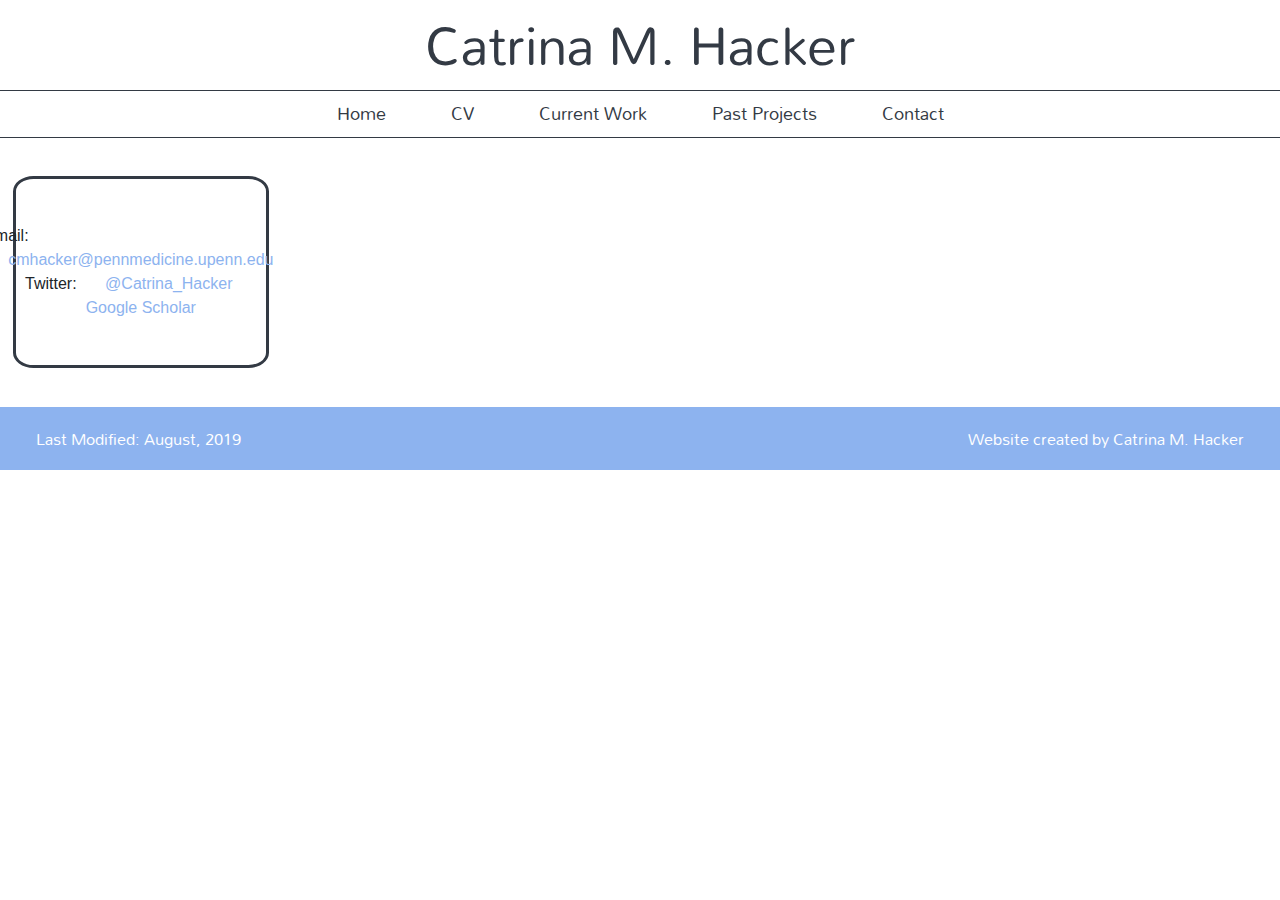
<file: contact.html>
<!DOCTYPE HTML>
<html>
    <head>
        <title>Catrina Hacker</title>
        <link rel="stylesheet" href="./resources/css/contact_style.css" type ="text/css"/>
        <link href='https://fonts.googleapis.com/css?family=Mallanna' rel='stylesheet'>
        <link rel="stylesheet" href="https://stackpath.bootstrapcdn.com/bootstrap/4.3.1/css/bootstrap.min.css" integrity="sha384-ggOyR0iXCbMQv3Xipma34MD+dH/1fQ784/j6cY/iJTQUOhcWr7x9JvoRxT2MZw1T" crossorigin="anonymous">
    </head>
    <body>
        <!-- HEADER/LINKS -->
        <header>
            <span id = "name">Catrina M. Hacker</span>
            <nav>
                <span><a href="index.html">Home</a></span>
                <span><a href="cv.html">CV</a></span>
                <span><a href="currentWork.html">Current Work</a></span>
                <span><a href ="pastProjects.html">Past Projects</a></span>
                <span><a href="contact.html">Contact</a></span>
            </nav>
        </header>

        <!-- CONTACT INFO -->
        <!--<div id = "boxes">
            <div class = "contactInfo">
                    <img src = "./resources/images/emailIcon3.png"/>
                <div class = "text">
                    <p>Email Address</p>
                </div>
            </div>

            <div class = "contactInfo">
                    <img src = "./resources/images/twitterIcon.png">
                <div class = "text">
                    <p><a href  = "https://twitter.com/Catrina_Hacker" target = "_blank">@Catrina_Hacker</a></p>
                </div>
            </div>

            <div class = "contactInfo">
                    <img src = "./resources/images/gradCap.png">
                <div class = "text">
                    <p><a href = "https://scholar.google.com/citations?hl=en&user=1ORHY0QAAAAJ" target  = "_blank">Google Scholar</a></p>
                </div>
            </div>
        </div> -->
        
        <div class = "contactInfo">
            <span>Email: <a href = "mailto: cmhacker@pennmedicine.upenn.edu">cmhacker@pennmedicine.upenn.edu</a></span>
            <span>Twitter: <a href  = "https://twitter.com/Catrina_Hacker" target = "_blank">@Catrina_Hacker</a></span>
            <span><a href = "https://scholar.google.com/citations?hl=en&user=1ORHY0QAAAAJ" target  = "_blank">Google Scholar</a></span>
        </div>

        <!-- FOOTER -->
        <div class = "footer">
            <span id = "lastModified">Last Modified: August, 2019</span>
            <span id = "credit">Website created by Catrina M. Hacker</span>
        </div>

    </body>
</html>
</file>
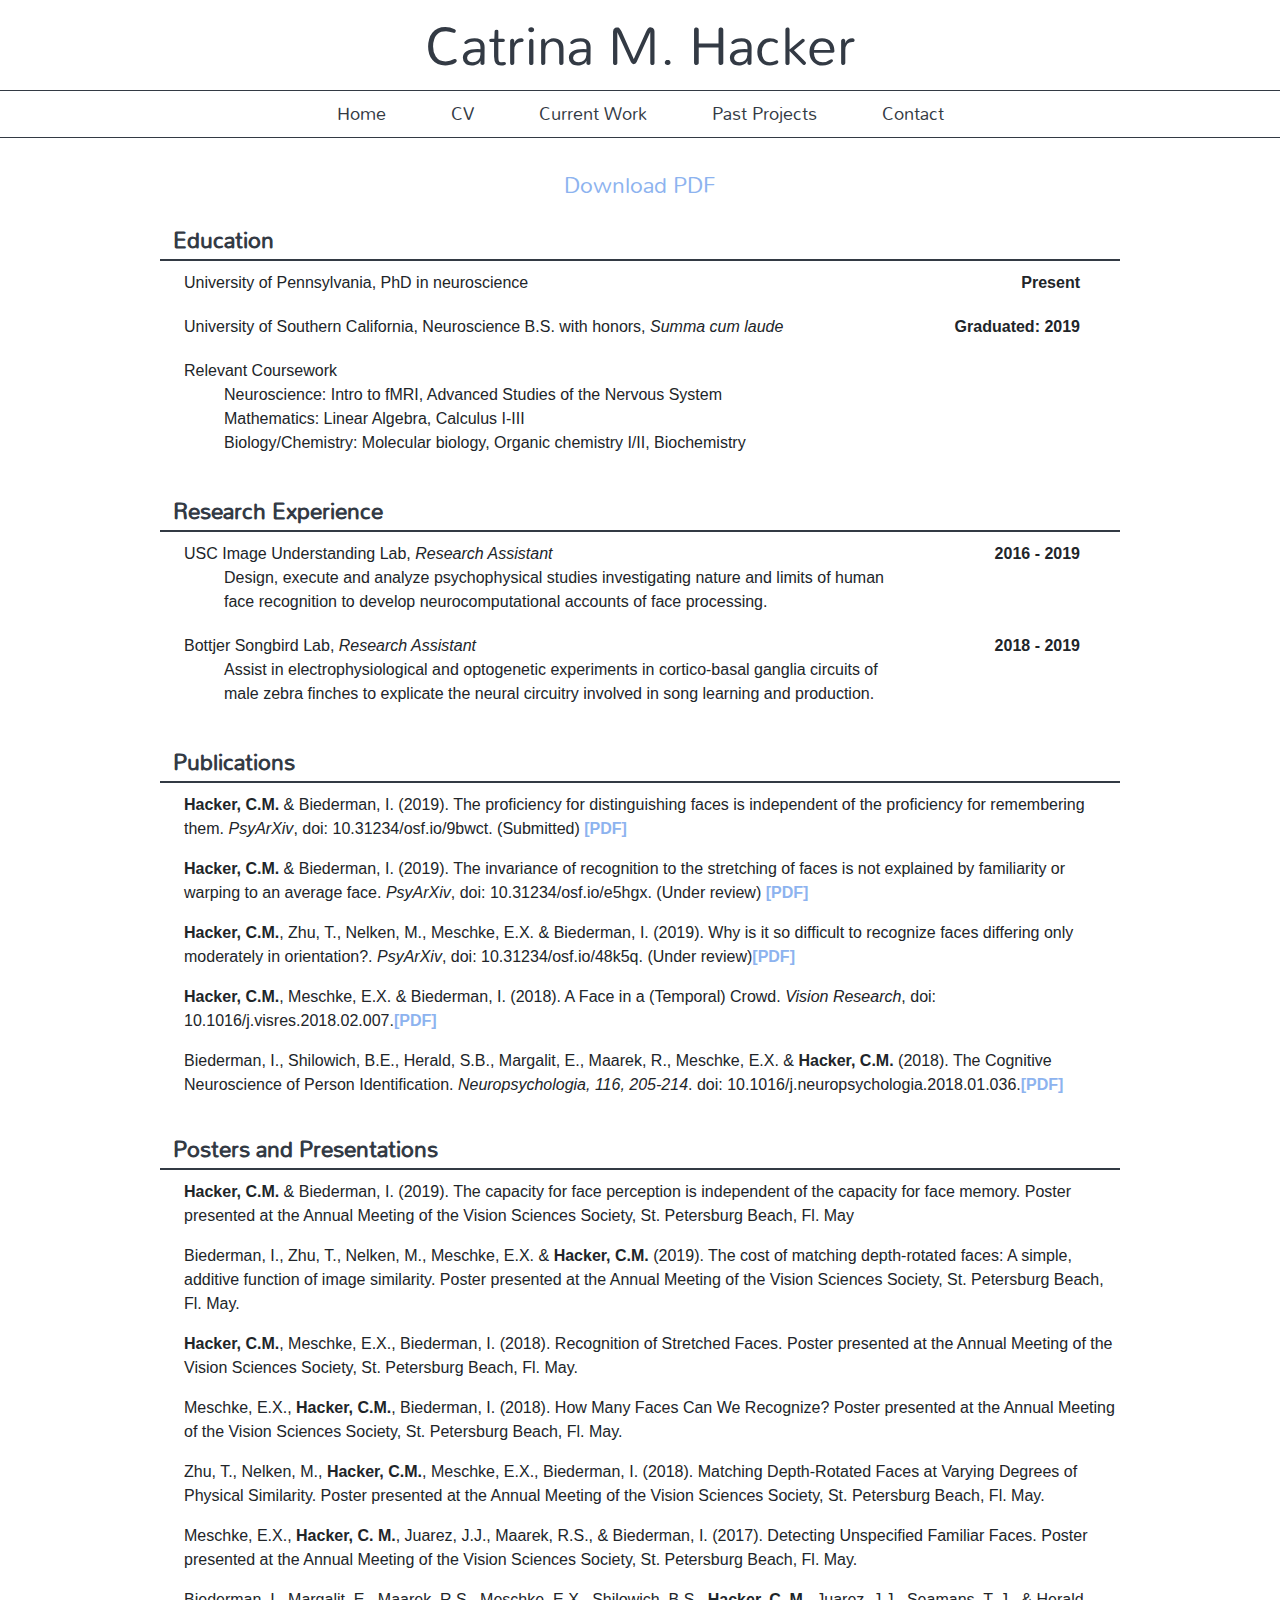
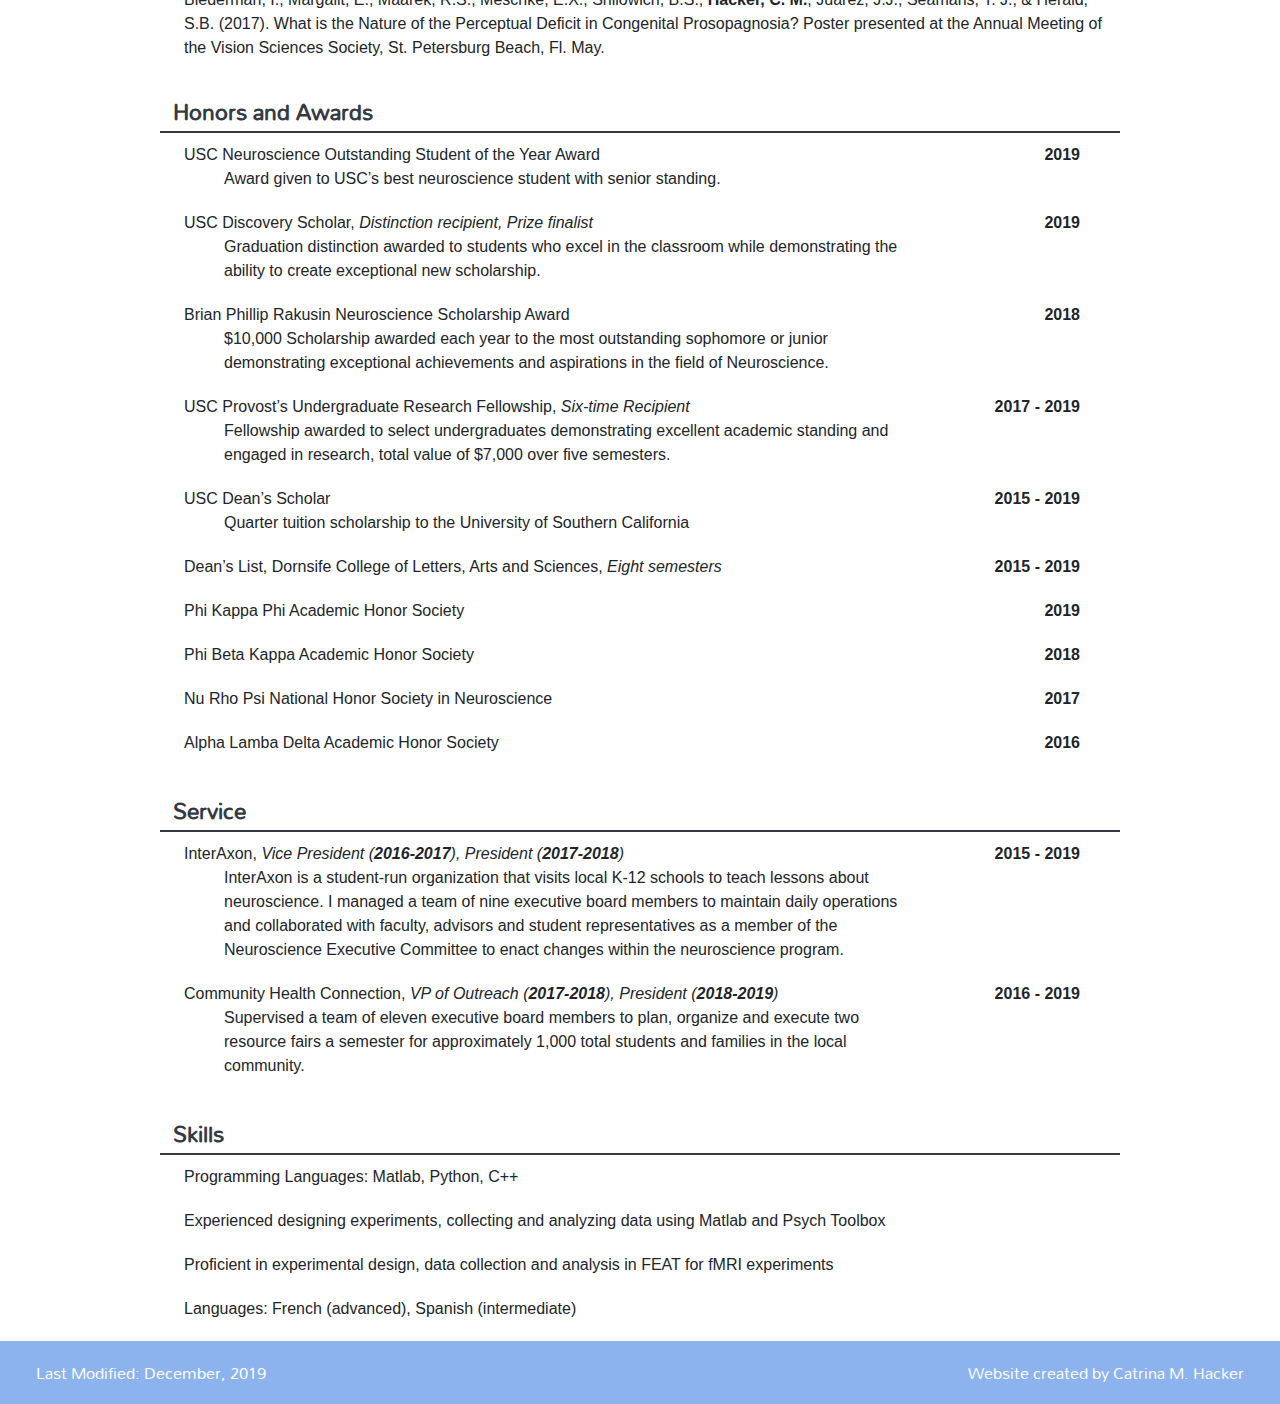
<file: cv.html>
<!DOCTYPE HTML>
<html>
    <head>
        <title>Catrina Hacker</title>
        <link rel="stylesheet" href="./resources/css/cv_style.css" type ="text/css"/>
        <link href='https://fonts.googleapis.com/css?family=Mallanna' rel='stylesheet'>
        <link rel="stylesheet" href="https://stackpath.bootstrapcdn.com/bootstrap/4.3.1/css/bootstrap.min.css" integrity="sha384-ggOyR0iXCbMQv3Xipma34MD+dH/1fQ784/j6cY/iJTQUOhcWr7x9JvoRxT2MZw1T" crossorigin="anonymous">
    </head>
    <body>
            <!-- HEADER/LINKS -->
            <header>
                <span id = "name">Catrina M. Hacker</span>
                <nav>
                    <span><a href="index.html">Home</a></span>
                    <span><a href="cv.html">CV</a></span>
                    <span><a href="currentWork.html">Current Work</a></span>
                    <span><a href ="pastProjects.html">Past Projects</a></span>
                    <span><a href="contact.html">Contact</a></span>
                </nav>
            </header>
    
    
        <!-- DOWNLAOD -->
        <div id = "head">
            <!--<span>Curriculum Vitae<br> --><a href = "./resources/downloadable_files/CV.pdf" target = "_blank">Download PDF</a></span>
        </div>
        <!-- CV TYPED OUT -->
        <!-- div for section and then separate div for each entry and then within that two divs, one for text and other for date-->
        <div id = "cv">

            <!-- EDUCATION -->
            <span id = "title"><b>Education</b></span>
                <div class = "entry">
                    <div class = "text">
                        University of Pennsylvania, PhD in neuroscience
                    </div>
                    <div class = "date">
                        <b>Present</b>
                    </div>
                </div>
                <div class = "entry">
                    <div class = "text">
                        <p>University of Southern California, Neuroscience B.S. with honors, <i>Summa cum laude</i></p>
                    </div>
                    <div class = "date">
                        <b>Graduated: 2019</b>
                    </div>
                </div>
                <div class = "entry">
                    <div class = "text">
                        <p>Relevant Coursework</p>
                        <p id = "tab">Neuroscience: Intro to fMRI, Advanced Studies of the Nervous System<br>Mathematics: Linear Algebra, Calculus I-III<br>Biology/Chemistry: Molecular biology, Organic chemistry I/II, Biochemistry</p>
                    </div>
                </div>

            <!-- RESEARCH EXPERIENCE -->
            <span id = "title"><b>Research Experience</b></span>
                <div class = "entry">
                    <div class = "text">
                        <p>USC Image Understanding Lab, <i>Research Assistant</i></p>
                        <p id = "tab">Design, execute and analyze psychophysical studies investigating nature and limits of human face recognition to develop neurocomputational accounts of face processing.</p>
                    </div>
                    <div class = "date">
                        <b>2016 - 2019</b>
                    </div>
                </div>
                <div class = "entry">
                    <div class = "text">
                        <p>Bottjer Songbird Lab, <i>Research Assistant</i></p>
                        <p id = "tab">Assist in electrophysiological and optogenetic experiments in cortico-basal ganglia circuits of male zebra finches to explicate the neural circuitry involved in song learning and production.</p>
                    </div>
                    <div class = "date">
                        <b>2018 - 2019</b>
                    </div>
                </div>
            
            <!-- PUBLICATONS -->
            <span id = "title"><b>Publications</b></span>
                <div id = "details">
                    <p><b>Hacker, C.M.</b> & Biederman, I. (2019). The proficiency for distinguishing faces is independent of the proficiency for remembering them. <i>PsyArXiv</i>, doi: 10.31234/osf.io/9bwct. (Submitted) <a href="./resources/downloadable_files/FaceMemoryPreprint.pdf" target = "_blank"><b>[PDF]</b></a></p>
                    <p><b>Hacker, C.M.</b> & Biederman, I. (2019). The invariance of recognition to the stretching of faces is not explained by familiarity or warping to an average face. <i>PsyArXiv</i>, doi: 10.31234/osf.io/e5hgx. (Under review) <a href = "./resources/downloadable_files/Hacker_Honors_Thesis.pdf" target = "_blank"><b>[PDF]</b></a></p>
                    <p><b>Hacker, C.M.</b>, Zhu, T., Nelken, M., Meschke, E.X. & Biederman, I. (2019). Why is it so difficult to recognize faces differing only moderately in orientation?. <i>PsyArXiv</i>, doi: 10.31234/osf.io/48k5q. (Under review)<a href = "./resources/downloadable_files/OFPT_Preprint_8.15.19.pdf" target = "_blank"><b>[PDF]</b></a></p>
                    <p><b>Hacker, C.M.</b>, Meschke, E.X. & Biederman, I. (2018). A Face in a (Temporal) Crowd. <i>Vision Research</i>, doi: 10.1016/j.visres.2018.02.007.<a href = "./resources/downloadable_files/Hacker et al. - 2019 - A face in a (temporal) crowd.pdf" target = "_blank"><b>[PDF]</b></a></p>
                    <p>Biederman, I., Shilowich, B.E., Herald, S.B., Margalit, E., Maarek, R., Meschke, E.X. & <b>Hacker, C.M.</b> (2018). The Cognitive Neuroscience of Person Identification. <i>Neuropsychologia, 116, 205-214</i>. doi: 10.1016/j.neuropsychologia.2018.01.036.<a href = "./resources/downloadable_files/Biederman_et_al_2018_Person_Identification.pdf" target = "_blank"><b>[PDF]</b></a></p>
                </div>
            
            <!-- POSTERS AND PRESENTATIONS-->
            <span id = "title"><b>Posters and Presentations</b></span>
            <div id = "details">
                <p><b>Hacker, C.M.</b> & Biederman, I. (2019). The capacity for face perception is independent of the capacity for face memory. Poster presented at the Annual Meeting of the Vision Sciences Society, St. Petersburg Beach, Fl. May</p>
                <p>Biederman, I., Zhu, T., Nelken, M., Meschke, E.X. & <b>Hacker, C.M.</b> (2019). The cost of matching depth-rotated faces: A simple, additive function of image similarity. Poster presented at the Annual Meeting of the Vision Sciences Society, St. Petersburg Beach, Fl. May.</p>
                <p><b>Hacker, C.M.</b>, Meschke, E.X., Biederman, I. (2018). Recognition of Stretched Faces. Poster presented at the Annual Meeting of the Vision Sciences Society, St. Petersburg Beach, Fl. May.</p>
                <p>Meschke, E.X., <b>Hacker, C.M.</b>, Biederman, I. (2018). How Many Faces Can We Recognize? Poster presented at the Annual Meeting of the Vision Sciences Society, St. Petersburg Beach, Fl. May.</p>
                <p>Zhu, T., Nelken, M., <b>Hacker, C.M.</b>, Meschke, E.X., Biederman, I. (2018). Matching Depth-Rotated Faces at Varying Degrees of Physical Similarity. Poster presented at the Annual Meeting of the Vision Sciences Society, St. Petersburg Beach, Fl. May.</p>
                <p>Meschke, E.X., <b>Hacker, C. M.</b>, Juarez, J.J., Maarek, R.S., & Biederman, I. (2017). Detecting Unspecified Familiar Faces. Poster presented at the Annual Meeting of the Vision Sciences Society, St. Petersburg Beach, Fl. May.</p>
                <p>Biederman, I., Margalit, E., Maarek, R.S., Meschke, E.X., Shilowich, B.S., <b>Hacker, C. M.</b>, Juarez, J.J., Seamans, T. J., & Herald, S.B. (2017). What is the Nature of the Perceptual Deficit in Congenital Prosopagnosia? Poster presented at the Annual Meeting of the Vision Sciences Society, St. Petersburg Beach, Fl. May.</p>
            </div>

            <!-- HONORS AND AWARDS -->
            <span id = "title"><b>Honors and Awards</b></span>
            <div class = "entry">
                    <div class = "text">
                        <p>USC Neuroscience Outstanding Student of the Year Award</p>
                        <p id = "tab">Award given to USC&#8217s best neuroscience student with senior standing.</p>
                    </div>
                    <div class = "date">
                        <b>2019</b>
                    </div>
                </div>
            <div class = "entry">
                <div class = "text">
                    <p>USC Discovery Scholar, <i>Distinction recipient, Prize finalist</i></p>
                    <p id = "tab">Graduation distinction awarded to students who excel in the classroom while demonstrating the ability to create exceptional new scholarship.</p>
                </div>
                <div class = "date">
                    <b>2019</b>
                </div>
            </div>
            <div class = "entry">
                <div class = "text">
                    <p>Brian Phillip Rakusin Neuroscience Scholarship Award</p>
                    <p id = "tab">$10,000 Scholarship awarded each year to the most outstanding sophomore or junior demonstrating exceptional achievements and aspirations in the field of Neuroscience.</p>
                </div>
                <div class = "date">
                    <b>2018</b>
                </div>
            </div>
            <div class = "entry">
                <div class = "text">
                    <p>USC Provost&#8217s Undergraduate Research Fellowship, <i>Six-time Recipient</i></p>
                    <p id = "tab">Fellowship awarded to select undergraduates demonstrating excellent academic standing and engaged in research, total value of $7,000 over five semesters.</p>
                </div>
                <div class = "date">
                    <b>2017 - 2019</b>
                </div>
            </div>
            <div class = "entry">
                <div class = "text">
                    <p>USC Dean&#8217s Scholar</p>
                    <p id = "tab">Quarter tuition scholarship to the University of Southern California</p>
                </div>
                <div class = "date">
                    <b>2015 - 2019</b>
                </div>
            </div>
            <div class = "entry">
                <div class = "text">
                    <p>Dean&#8217s List, Dornsife College of Letters, Arts and Sciences, <i>Eight semesters</i></p>
                </div>
                <div class = "date">
                    <b>2015 - 2019</b>
                </div>
                </div>
            <div class = "entry">
                <div class = "text">
                    <p>Phi Kappa Phi Academic Honor Society</p>
                </div>
                <div class = "date">
                    <b>2019</b>
                </div>
            </div>
            <div class = "entry">
                <div class = "text">
                    <p>Phi Beta Kappa Academic Honor Society</p>
                </div>
                <div class = "date">
                    <b>2018</b>
                </div>
            </div>
            <div class = "entry">
                <div class = "text">
                    <p>Nu Rho Psi National Honor Society in Neuroscience</p>
                </div>
                <div class = "date">
                    <b>2017</b>
                </div>
            </div>
            <div class = "entry">
                <div class = "text">
                    <p>Alpha Lamba Delta Academic Honor Society</p>
                </div>
                <div class = "date">
                    <b>2016</b>
                </div>
            </div>

            <!-- SERVICE -->
            <span id = "title"><b>Service</b></span>
            <div class = "entry">
                <div class = "text">
                    <p>InterAxon, <i>Vice President (<b>2016-2017</b>), President (<b>2017-2018</b>)</i></p>
                    <p id = "tab">InterAxon is a student-run organization that visits local K-12 schools to teach lessons about neuroscience. I managed a team of nine executive board members to maintain daily operations and collaborated with faculty, advisors and student representatives as a member of the Neuroscience Executive Committee to enact changes within the neuroscience program.</p>
                </div>
                <div class = "date">
                    <b>2015 - 2019</b>
                </div>
            </div>
            <div class = "entry">
                <div class = "text">
                    <p>Community Health Connection, <i>VP of Outreach (<b>2017-2018</b>), President (<b>2018-2019</b>)</i></p>
                    <p id = "tab">Supervised a team of eleven executive board members to plan, organize and execute two resource fairs a semester for approximately 1,000 total students and families in the local community.</p>
                </div>
                <div class = "date">
                    <b>2016 - 2019</b>
                </div>
            </div>
                    
            <!-- SKILLS -->
            <span id = "title"><b>Skills</b></span>
            <div class = "entry">
                <p>Programming Languages: Matlab, Python, C++</p>
            </div>
            <div class = "entry">
                <p>Experienced designing experiments, collecting and analyzing data using Matlab and Psych Toolbox</p>
            </div>
            <div class = "entry">
                <p>Proficient in experimental design, data collection and analysis in FEAT for fMRI experiments</p>
            </div>
            <div class = "entry">
                <p>Languages: French (advanced), Spanish (intermediate)</p>
            </div>
        </div>

        <!-- FOOTER -->
        <div class = "footer">
            <span id = "lastModified">Last Modified: December, 2019</span>
            <span id = "credit">Website created by Catrina M. Hacker</span>
        </div>
    
    </body>
</html>
</file>
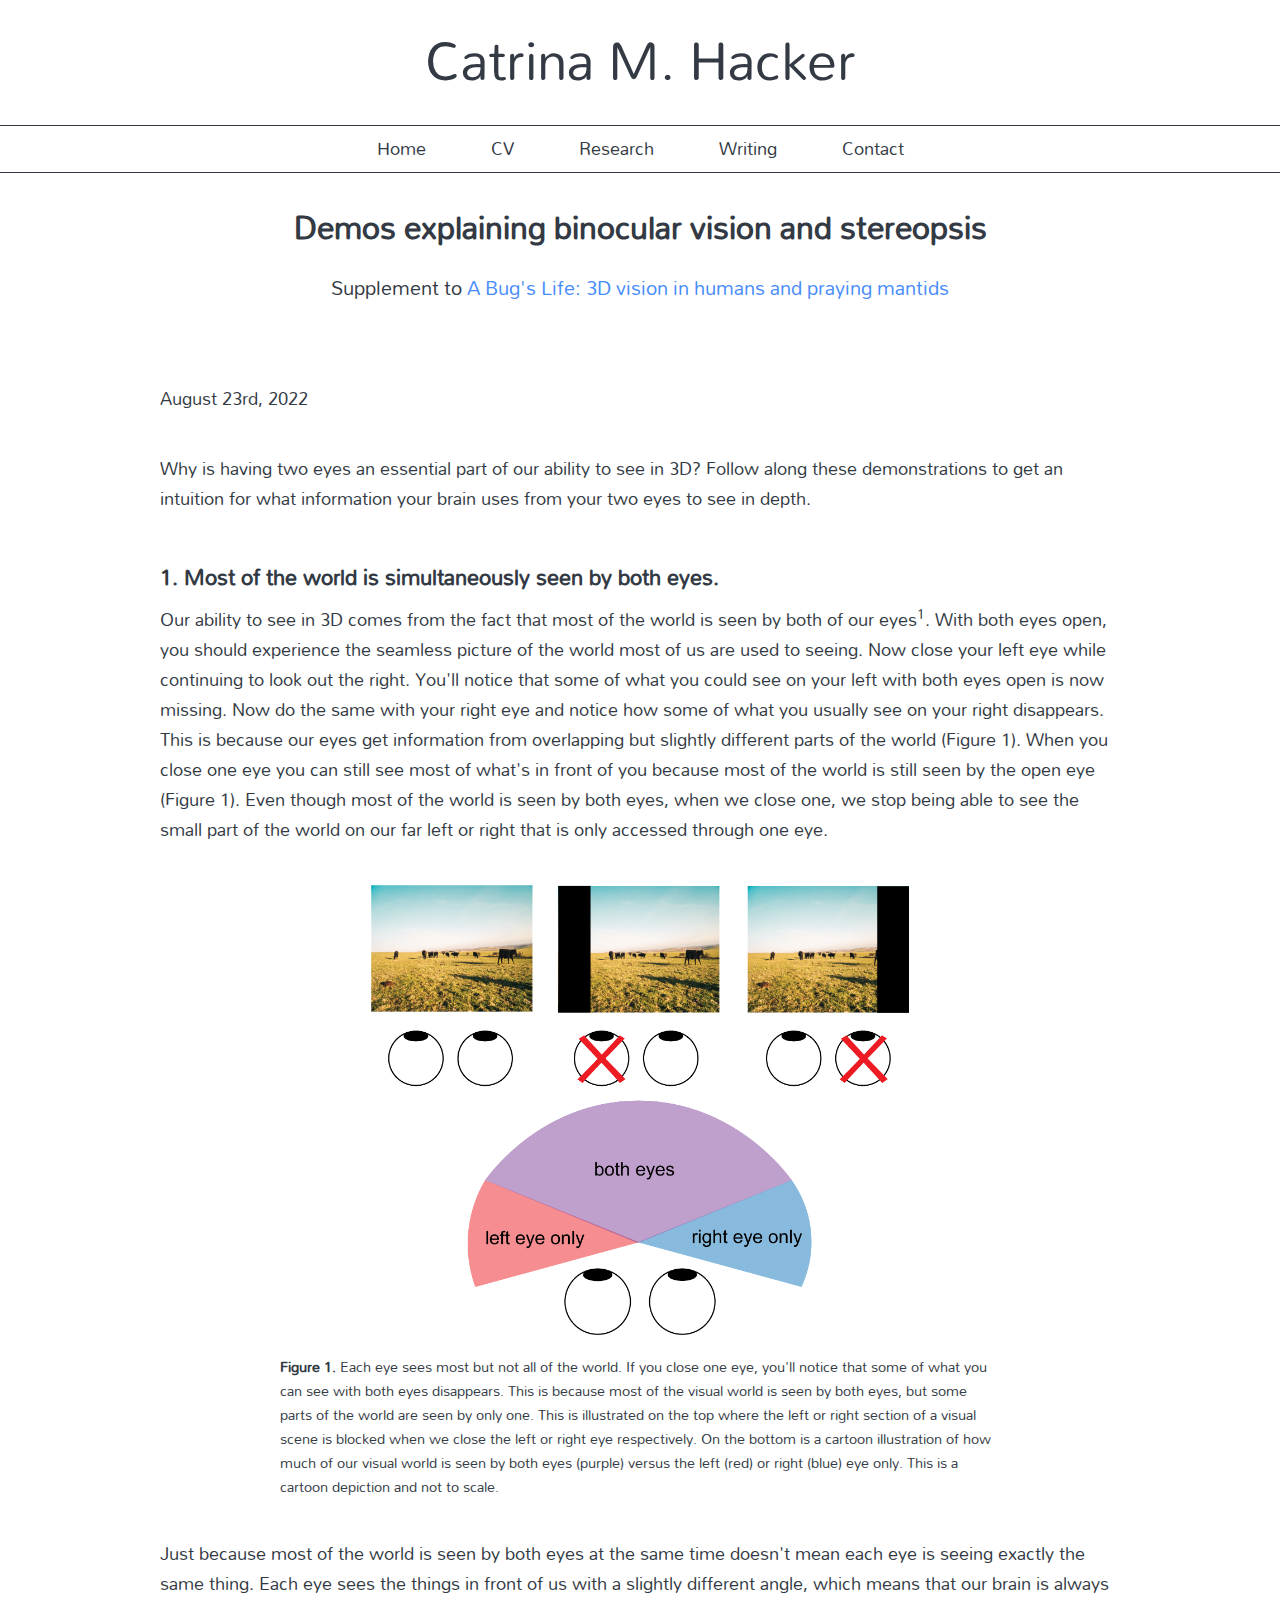
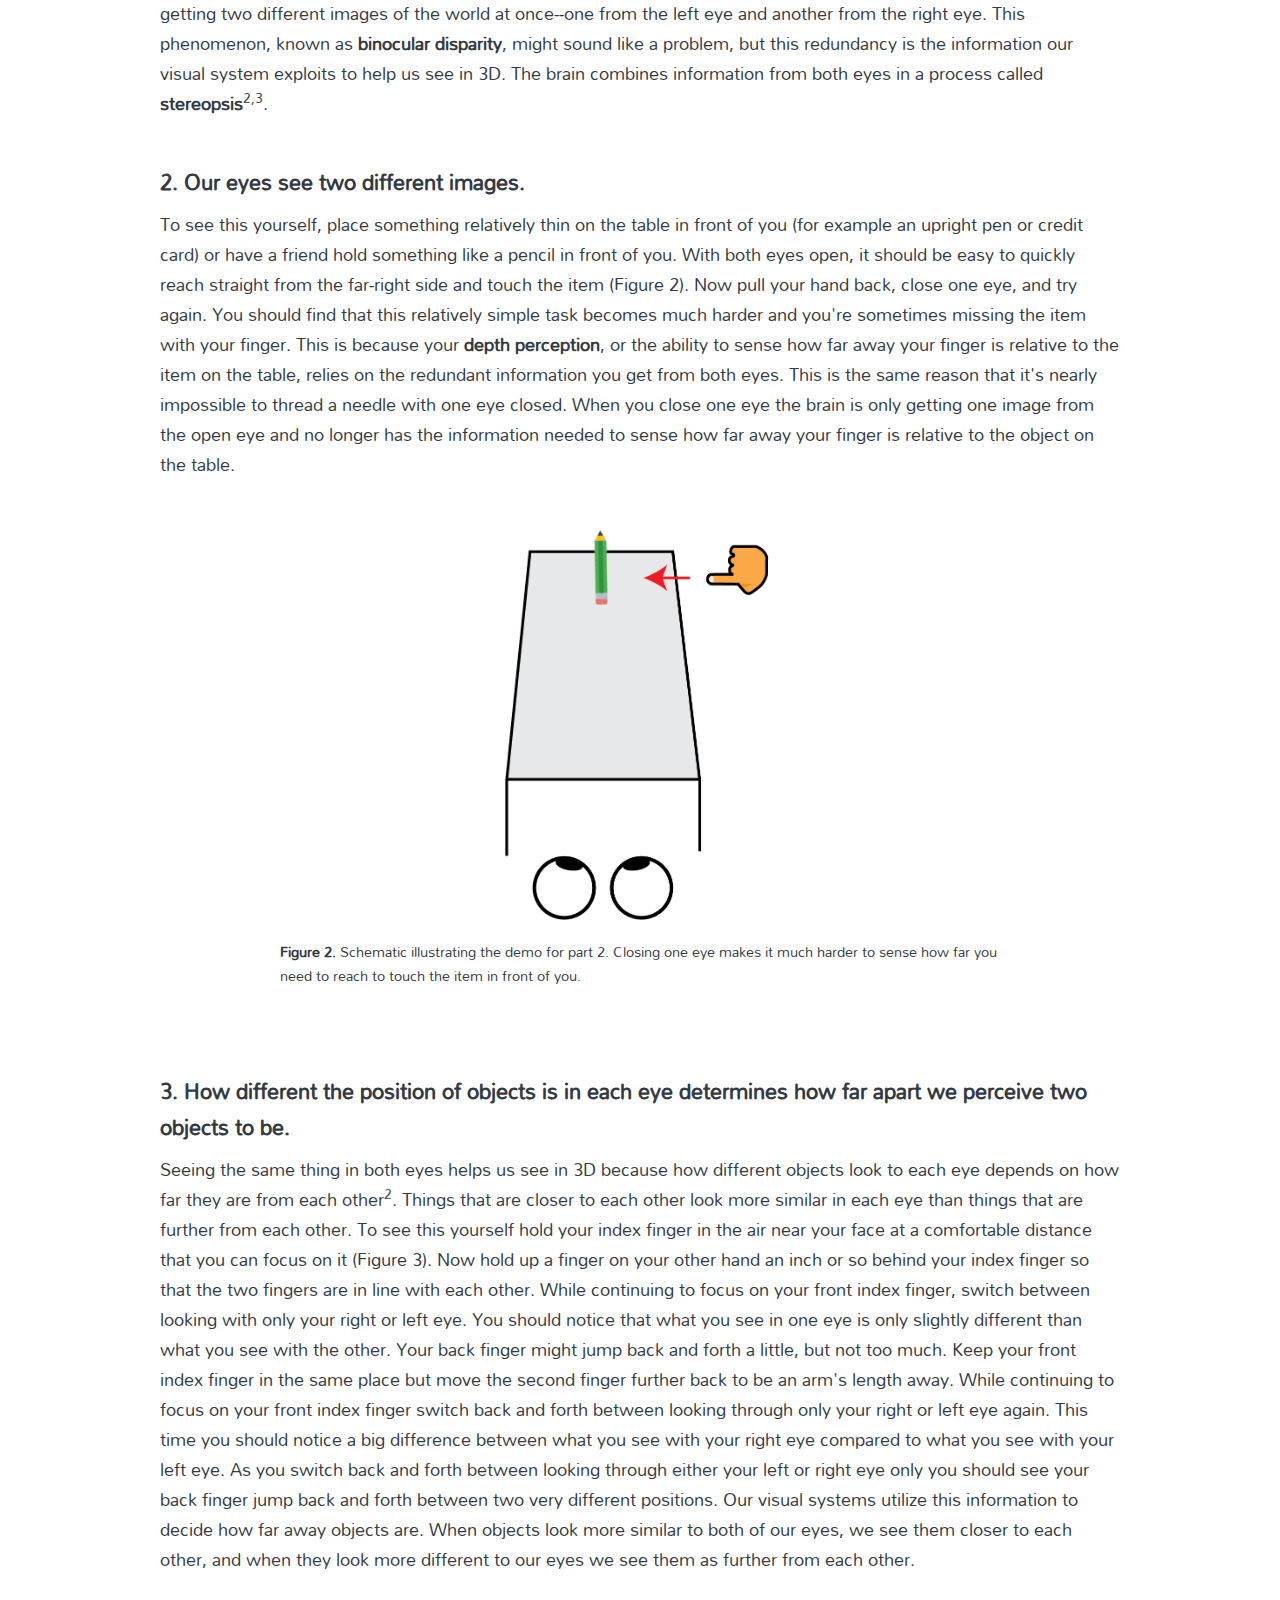
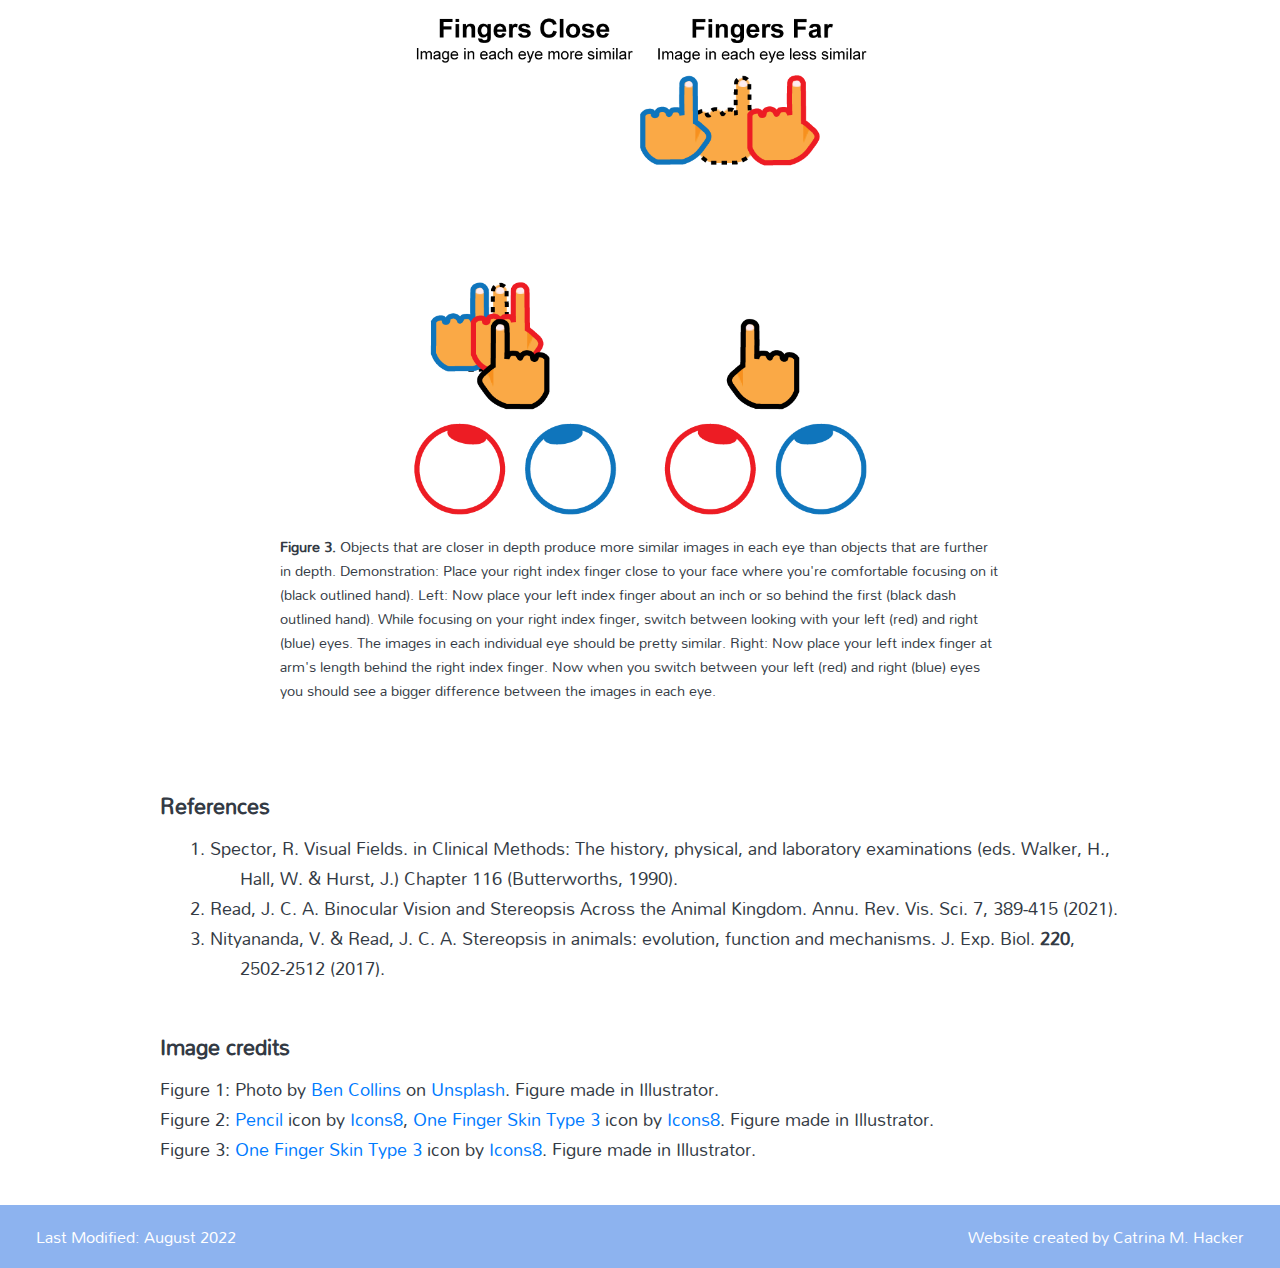
<file: mantis_supplement.html>
<!DOCTYPE HTML>
<html>
    <head>
        <title>Catrina Hacker</title>
        <link rel="stylesheet" href="./resources/css/post_style.css" type ="text/css"/>
        <link href='https://fonts.googleapis.com/css?family=Mallanna' rel='stylesheet'>
        <link rel="stylesheet" href="https://stackpath.bootstrapcdn.com/bootstrap/4.3.1/css/bootstrap.min.css" integrity="sha384-ggOyR0iXCbMQv3Xipma34MD+dH/1fQ784/j6cY/iJTQUOhcWr7x9JvoRxT2MZw1T" crossorigin="anonymous">
    </head>
    <body>
            <!-- HEADER/LINKS -->
            <header>
                <span id = "name">Catrina M. Hacker</span>
                <nav>
                    <span><a href="index.html">Home</a></span>
                    <span><a href="cv.html">CV</a></span>
                    <span><a href="research.html">Research</a></span>
                    <span><a href="writing.html">Writing</a></span>
                    <span><a href="contact.html">Contact</a></span>
                </nav>
            </header>
    
    
        <!-- DOWNLOAD -->
        <div id = "title">
            <span><b>Demos explaining binocular vision and stereopsis</b></span>
        </div>

        <div id = "blurb">
            <span>Supplement to <a href = "PNK LINK" target = "_blank">A  Bug's Life: 3D vision in humans and praying mantids</a></span>
        </div>

        
        <!-- CV TYPED OUT -->
        <!-- div for section and then separate div for each entry and then within that two divs, one for text and other for date-->
        <div id = "post">
            <span id= "date">August 23rd, 2022</span>

            <span id="body">Why is having two eyes an essential part of our ability to see in 3D? Follow along these demonstrations to get an intuition for what information your brain uses from your two eyes to see in depth. </span>

            <span id= "sectionTitle">1. Most of the world is simultaneously seen by both eyes.</span>

            <span id="body">Our ability to see in 3D comes from the fact that most of the world is seen by both of our eyes<sup>1</sup>. With both eyes open, you should experience the seamless picture of the world most of us are used to seeing. Now close your left eye while continuing to look out the right. You'll notice that some of what you could see on your left with both eyes open is now missing. Now do the same with your right eye and notice how some of what you usually see on your right disappears. This is because our eyes get information from overlapping but slightly different parts of the world (Figure 1). When you close one eye you can still see most of what's in front of you because most of the world is still seen by the open eye (Figure 1). Even though most of the world is seen by both eyes, when we close one, we stop being able to see the small part of the world on our far left or right that is only accessed through one eye. </span>

            <span id="figure">
                <div id="image"><img src="resources/images/mantis_Fig1.png" height=450px></div>
                <div id="caption"><b>Figure 1.</b> Each eye sees most but not all of the world. If you close one eye, you'll notice that some of what you can see with both eyes disappears. This is because most of the visual world is seen by both eyes, but some parts of the world are seen by only one. This is illustrated on the top where the left or right section of a visual scene is blocked when we close the left or right eye respectively. On the bottom is a cartoon illustration of how much of our visual world is seen by both eyes (purple) versus the left (red) or right (blue) eye only. This is a cartoon depiction and not to scale.</div>
            </span>

            <span id = "body">Just because most of the world is seen by both eyes at the same time doesn't mean each eye is seeing exactly the same thing. Each eye sees the things in front of us with a slightly different angle, which means that our brain is always getting two different images of the world at once--one from the left eye and another from the right eye. This phenomenon, known as <b>binocular disparity</b>, might sound like a problem, but this redundancy is the information our visual system exploits to help us see in 3D. The brain combines information from both eyes in a process called <b>stereopsis</b><sup>2,3</sup>. </span>

            <span id = "sectionTitle">2. Our eyes see two different images.</span>

            <span id="body">To see this yourself, place something relatively thin on the table in front of you (for example an upright pen or credit card) or have a friend hold something like a pencil in front of you. With both eyes open, it should be easy to quickly reach straight from the far-right side and touch the item (Figure 2). Now pull your hand back, close one eye, and try again. You should find that this relatively simple task becomes much harder and you're sometimes missing the item with your finger. This is because your <b>depth perception</b>, or the ability to sense how far away your finger is relative to the item on the table, relies on the redundant information you get from both eyes. This is the same reason that it's nearly impossible to thread a needle with one eye closed. When you close one eye the brain is only getting one image from the open eye and no longer has the information needed to sense how far away your finger is relative to the object on the table. </span>

            <span id = "figure">
                <div id = "image"><img src = "resources/images/mantis_Fig2.png" height=400px></div>
                <div id = "caption"><b>Figure 2.</b> Schematic illustrating the demo for part 2. Closing one eye makes it much harder to sense how far you need to reach to touch the item in front of you. </div>
            </span>

            <span id="sectionTitle">3. How different the position of objects is in each eye determines how far apart we perceive two objects to be.</span>

            <span id="body">Seeing the same thing in both eyes helps us see in 3D because how different objects look to each eye depends on how far they are from each other<sup>2</sup>. Things that are closer to each other look more similar in each eye than things that are further from each other. To see this yourself hold your index finger in the air near your face at a comfortable distance that you can focus on it (Figure 3). Now hold up a finger on your other hand an inch or so behind your index finger so that the two fingers are in line with each other. While continuing to focus on your front index finger, switch between looking with only your right or left eye. You should notice that what you see in one eye is only slightly different than what you see with the other. Your back finger might jump back and forth a little, but not too much. Keep your front index finger in the same place but move the second finger further back to be an arm's length away. While continuing to focus on your front index finger switch back and forth between looking through only your right or left eye again. This time you should notice a big difference between what you see with your right eye compared to what you see with your left eye. As you switch back and forth between looking through either your left or right eye only you should see your back finger jump back and forth between two very different positions. Our visual systems utilize this information to decide how far away objects are. When objects look more similar to both of our eyes, we see them closer to each other, and when they look more different to our eyes we see them as further from each other. </span>

            <span id = "figure">
                <div id = "image"><img src="resources/images/mantis_Fig3.png" height=500px></div>
                <div id = "caption"><b>Figure 3.</b> Objects that are closer in depth produce more similar images in each eye than objects that are further in depth. Demonstration: Place your right index finger close to your face where you're comfortable focusing on it (black outlined hand). Left: Now place your left index finger about an inch or so behind the first (black dash outlined hand). While focusing on your right index finger, switch between looking with your left (red) and right (blue) eyes. The images in each individual eye should be pretty similar. Right: Now place your left index finger at arm's length behind the right index finger. Now when you switch between your left (red) and right (blue) eyes you should see a bigger difference between the images in each eye.</div>
            </span>

            <span id="sectionTitle">References</span>

            <span id="refs">1.	Spector, R. Visual Fields. in Clinical Methods: The history, physical, and laboratory examinations (eds. Walker, H., Hall, W. & Hurst, J.) Chapter 116 (Butterworths, 1990).</span>

            <span id="refs">2.	Read, J. C. A. Binocular Vision and Stereopsis Across the Animal Kingdom. Annu. Rev. Vis. Sci. 7, 389-415 (2021).</span>

            <span id="refs">3.	Nityananda, V. & Read, J. C. A. Stereopsis in animals: evolution, function and mechanisms. J. Exp. Biol. <b>220</b>, 2502-2512 (2017).</span>

            <span id = "sectionTitle">Image credits</span>

            <span id = "body">Figure 1: Photo by <a href="https://unsplash.com/@bencollins?utm_source=unsplash&utm_medium=referral&utm_content=creditCopyText">Ben Collins</a> on <a href="https://unsplash.com/s/photos/bright-pasture?utm_source=unsplash&utm_medium=referral&utm_content=creditCopyText">Unsplash</a>. Figure made in Illustrator.</span>

            <span id = "body">Figure 2: <a target="_blank" href="https://icons8.com/icon/18709/pencil">Pencil</a> icon by <a target="_blank" href="https://icons8.com">Icons8</a>,  <a target="_blank" href="https://icons8.com/icon/W2EU0bSBDtcP/one-finger-skin-type-3">One Finger Skin Type 3</a> icon by <a target="_blank" href="https://icons8.com">Icons8</a>. Figure made in Illustrator.</span>

            <span id= "body">Figure 3: <a target="_blank" href="https://icons8.com/icon/W2EU0bSBDtcP/one-finger-skin-type-3">One Finger Skin Type 3</a> icon by <a target="_blank" href="https://icons8.com">Icons8</a>. Figure made in Illustrator.</span>
            
        </div>

        <!-- FOOTER -->
        <div class = "footer">
            <span id = "lastModified">Last Modified: August 2022</span>
            <span id = "credit">Website created by Catrina M. Hacker</span>
        </div>
    
    </body>
</html>
</file>
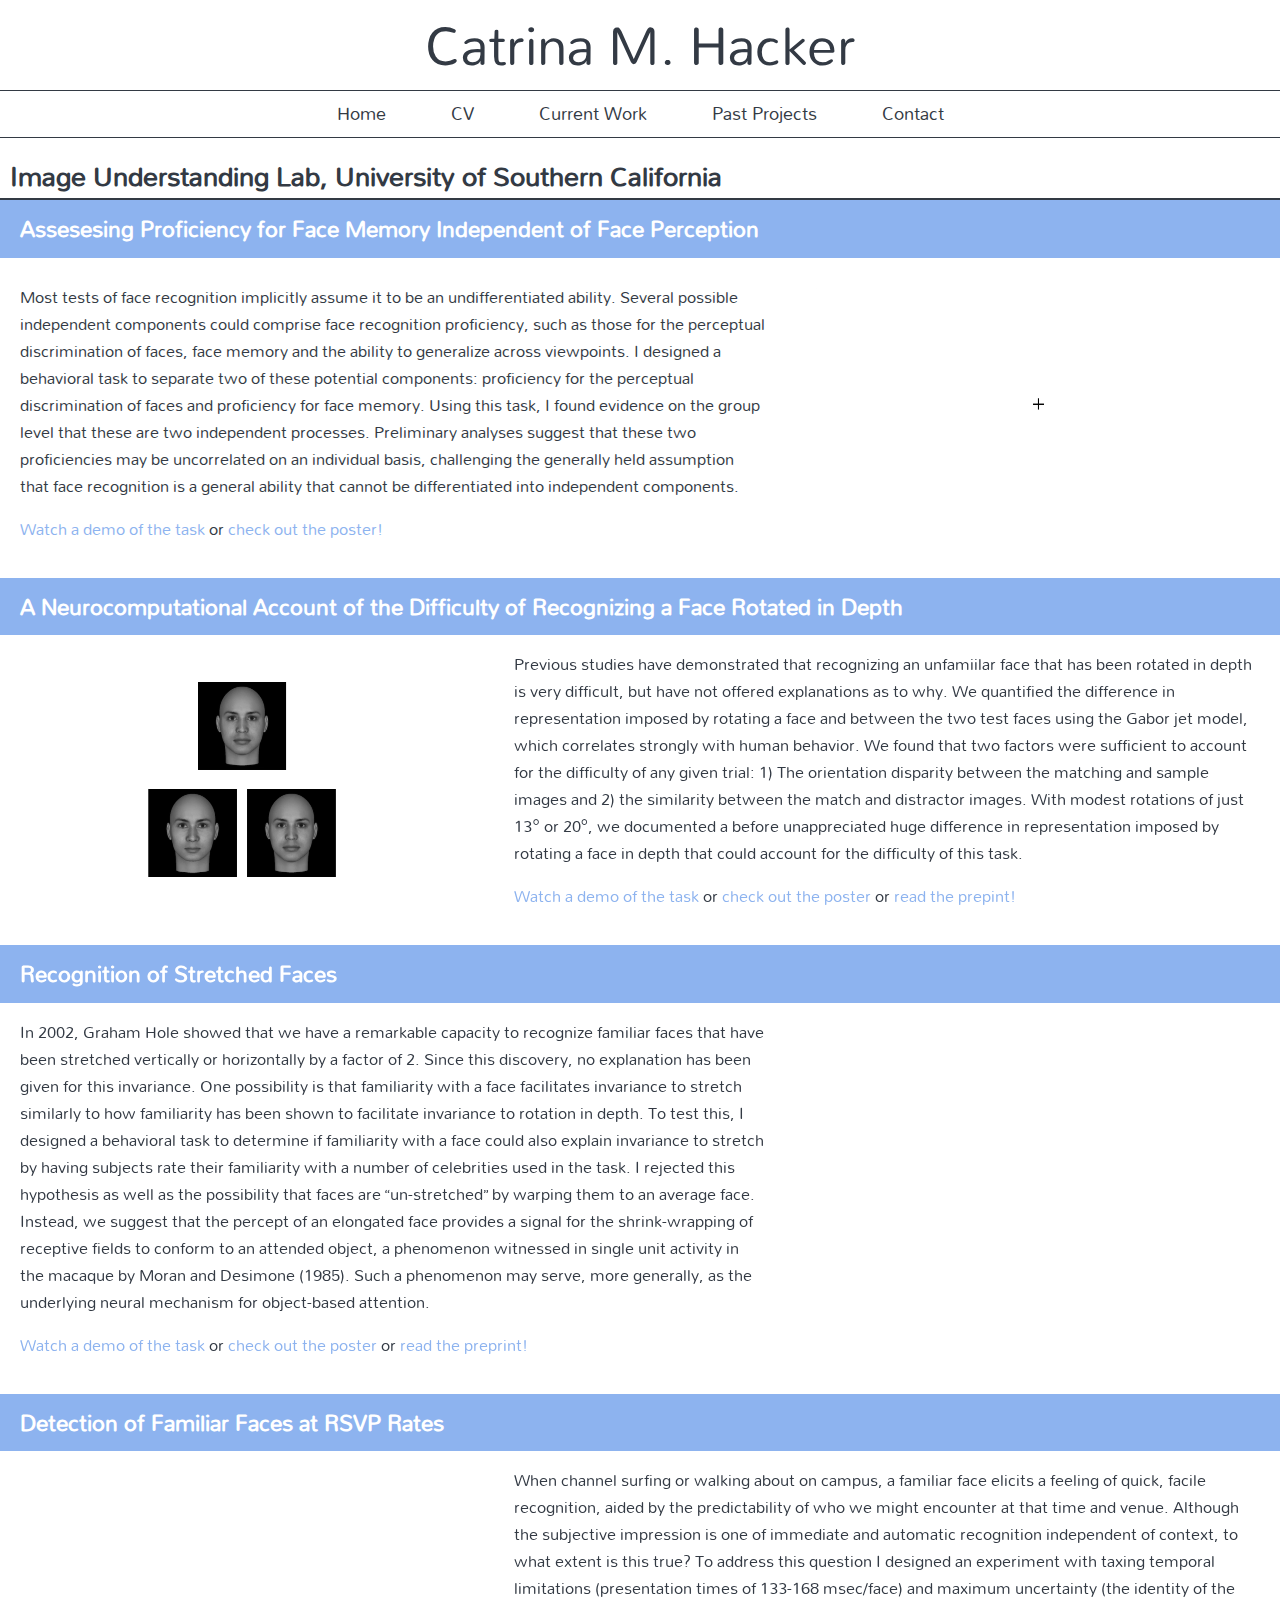
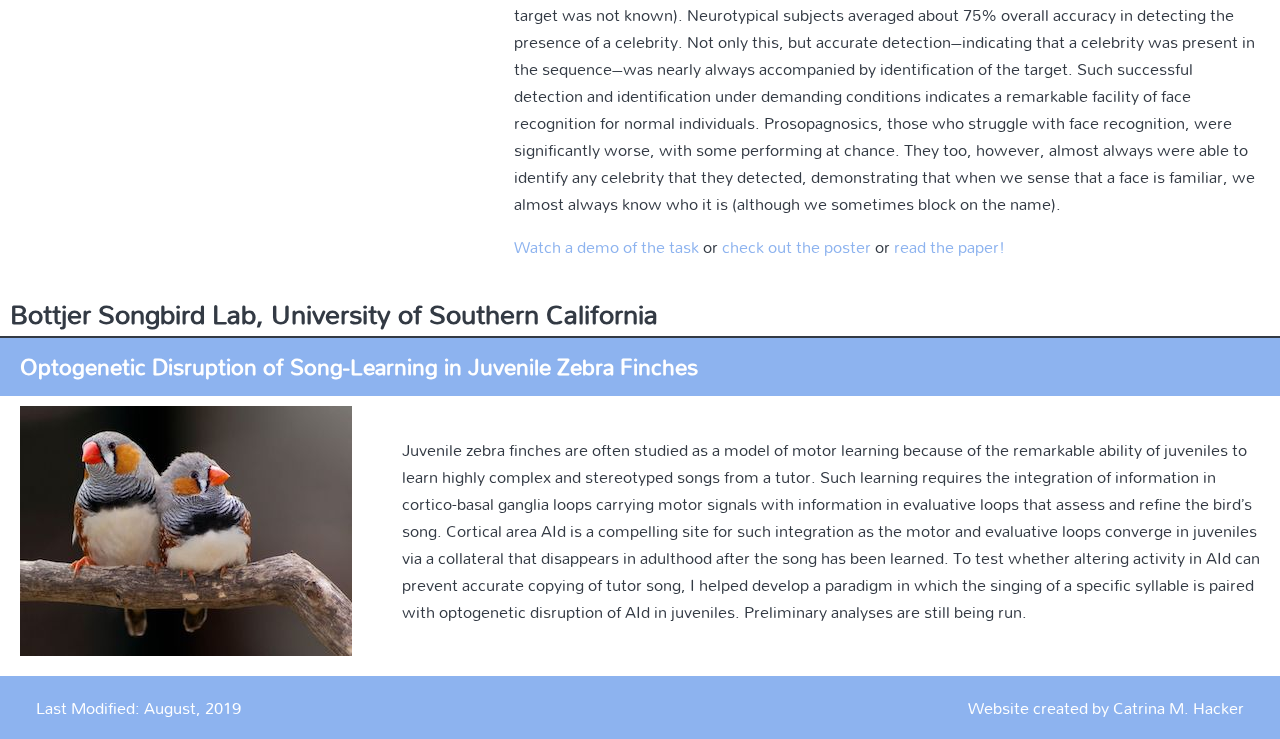
<file: pastProjects.html>
<!DOCTYPE HTML>
<html>
    <head>
        <title>Catrina Hacker</title>
        <link rel="stylesheet" href="./resources/css/pastProjects_style.css" type ="text/css"/>
        <link href='https://fonts.googleapis.com/css?family=Mallanna' rel='stylesheet'>
        <link rel="stylesheet" href="https://stackpath.bootstrapcdn.com/bootstrap/4.3.1/css/bootstrap.min.css" integrity="sha384-ggOyR0iXCbMQv3Xipma34MD+dH/1fQ784/j6cY/iJTQUOhcWr7x9JvoRxT2MZw1T" crossorigin="anonymous">
    </head>
    <body>
            <!-- HEADER/LINKS -->
            <header>
                <span id = "name">Catrina M. Hacker</span>
                <nav>
                    <span><a href="index.html">Home</a></span>
                    <span><a href="cv.html">CV</a></span>
                    <span><a href="currentWork.html">Current Work</a></span>
                    <span><a href ="pastProjects.html">Past Projects</a></span>
                    <span><a href="contact.html">Contact</a></span>
                </nav>
            </header>

            <!-- IMAGE UNDERSTANDING LAB -->
            <div id  = "pageBody">
                <span id = "lab"><b>Image Understanding Lab, University of Southern California</b></span>
                <div id = "oneLab">
                    <!--<span id = "titleFirst"><b>Background Invariance in Face Recognition</b></span>
                    <div class = "project">
                        <div class = "picture">
                            <img src = "./resources/images/backgroundInvariance.png"/>
                        </div>
                        <div class = "description" id = "right">
                            <p>Face recognition benefits greatly from the large receptive fields (r.f.s) in late stages of the ventral visual stream such as the Fusiform Face Area (FFA). 
                                The employment of these r.f.s in face recognition allows for the magnification of the small metric differences that differentiate faces and build the wholistic impression that we experience in natural face recognition. 
                                Despite the use of such large r.f.s, our subjective impression is that face recognition is unaffected by changes to the background, however this has not been rigorously tested. 
                                I worked with Rose Meltzer in the IUL to develop a behavioral task that tests the extent to which face recognition is affected by the presence of a background that is known to activate face-selective areas versus one that is not.</p>
                            <p><a href = "https://www.testable.org/experiment/373/921775/start" target = "_blank">Try the test!</a></p>
                        </div>
                    </div>
                -->
                    
                    <span id = "titleFirst"><b>Assesesing Proficiency for Face Memory Independent of Face Perception</b></span>
                    <div class = "project">
                        <div class = "description">
                            <p>Most tests of face recognition implicitly assume it to be an undifferentiated ability. 
                                Several possible independent components could comprise face recognition proficiency, such as those for the perceptual discrimination of faces, face memory and the ability to generalize across viewpoints. 
                                I designed a behavioral task to separate two of these potential components: proficiency for the perceptual discrimination of faces and proficiency for face memory. 
                                Using this task, I found evidence on the group level that these are two independent processes. 
                                Preliminary analyses suggest that these two proficiencies may be uncorrelated on an individual basis, challenging the generally held assumption that face recognition is a general ability that cannot be differentiated into independent components. </p>
                            <p><a href = "./resources/videos/FMT_demo.mp4" target = "_blank">Watch a demo of the task</a> or <a href = "./resources/downloadable_files/Hacker_FMT_Poster_2019.pdf" target = "_blank">check out the poster!</a></p>
                        </div>
                        <div class = "picture" id = "right">
                                <video height = "250" autoplay loop>
                                        <source src = "./resources/videos/FMT_short_cropped.mp4" type="video/mp4">
                                            Your browser does not support this video :(
                                </video>
                        </div>
                    </div>

                    <span id = "title"><b>A Neurocomputational Account of the Difficulty of Recognizing a Face Rotated in Depth</b></span>
                    <div class = "project">
                        <div class = "picture">
                            <video height = "250" autoplay loop>
                                <source src="./resources/videos/OFPT_short_cropped.mp4" type = "video/mp4">
                                    Your browser does not support this video :(
                            </video>
                        </div>
                        <div class = "description" id = "right">
                            <p>
                                Previous studies have demonstrated that recognizing an unfamiilar face that has been rotated in depth is very difficult, but have not offered explanations as to why.
                                We quantified the difference in representation imposed by rotating a face and between the two test faces using the Gabor jet model, which correlates strongly with human behavior.
                                We found that two factors were sufficient to account for the difficulty of any given trial: 1) The orientation disparity between the matching and sample images and 2) the similarity between the match and distractor images.
                                With modest rotations of just 13&#176 or 20&#176, we documented a before unappreciated huge difference in representation imposed by rotating a face in depth that could account for the difficulty of this task.
                            </p>
                            <p><a href = "./resources/videos/OFPT_demo_cropped.mp4" target = "_blank">Watch a demo of the task</a> or <a href = "./resources/downloadable_files/Zhu_OFPT_Poster_2019.pdf" target = "_blank">check out the poster</a> or <a href="https://psyarxiv.com/48k5q/" target = "_blank">read the prepint!</a></p>
                        </div>
                    </div>

                    <span id = "title"><b>Recognition of Stretched Faces</b></span>
                    <div class = "project">
                        <div class = "description">
                            <p>In 2002, Graham Hole showed that we have a remarkable capacity to recognize familiar faces that have been stretched vertically or horizontally by a factor of 2. 
                                Since this discovery, no explanation has been given for this invariance. 
                                One possibility is that familiarity with a face facilitates invariance to stretch similarly to how familiarity has been shown to facilitate invariance to rotation in depth. 
                                To test this, I designed a behavioral task to determine if familiarity with a face could also explain invariance to stretch by having subjects rate their familiarity with a number of celebrities used in the task. 
                                I rejected this hypothesis as well as the possibility that faces are &#8220un-stretched&#8221 by warping them to an average face. 
                                Instead, we suggest that the percept of an elongated face provides a signal for the shrink-wrapping of receptive fields to conform to an attended object, a phenomenon witnessed in single unit activity in the macaque by Moran and Desimone (1985). 
                                Such a phenomenon may serve, more generally, as the underlying neural mechanism for object-based attention. </p>
                            <p><a href = "./resources/videos/SF_demo.mp4" target = "_blank">Watch a demo of the task</a> or <a href = "./resources/downloadable_files/StretchedFaces_VSS_18.pdf" target = "_blank">check out the poster</a> or <a href = "https://psyarxiv.com/e5hgx/" target = "_blank">read the preprint!</a></p>
                        </div>
                        <div class = "picture" id = "right">
                            <video height = "250" autoplay loop>
                                <source src = "./resources/videos/SF_short_cropped.mp4" type = "video/mp4">
                                    Your broswer does not support this video :(
                            </video>
                        </div>
                    </div>

                    <span id = "title"><b>Detection of Familiar Faces at RSVP Rates</b></span>
                    <div class = "project">
                        <div class = "picture">
                                    <video height = "250" autoplay loop>
                                        <source src = "./resources/videos/RSVP_demo_cropped.mp4" type="video/mp4">
                                            Your browser does not support this video :(
                                    </video>
                                </div>
                        <div class = "description" id = "right">
                            <p>When channel surfing or walking about on campus, a familiar face elicits a feeling of quick, facile recognition, aided by the predictability of who we might encounter at that time and venue. 
                                Although the subjective impression is one of immediate and automatic recognition independent of context, to what extent is this true? 
                                To address this question I designed an experiment with taxing temporal limitations (presentation times of 133-168 msec/face) and maximum uncertainty (the identity of the target was not known). 
                                Neurotypical subjects averaged about 75% overall accuracy in detecting the presence of a celebrity. 
                                Not only this, but accurate detection&#8211indicating that a celebrity was present in the sequence&#8211was nearly always accompanied by identification of the target. 
                                Such successful detection and identification under demanding conditions indicates a remarkable facility of face recognition for normal individuals. 
                                Prosopagnosics, those who struggle with face recognition, were significantly worse, with some performing at chance. 
                                They too, however, almost always were able to identify any celebrity that they detected, demonstrating that when we sense that a face is familiar, we almost always know who it is (although we sometimes block on the name).</p>
                            <p><a href = "./resources/videos/RSVPdemo_faster.mp4" target = "_blank">Watch a demo of the task</a> or <a href = "./resources/downloadable_files/RSVPDoppelganger_VSS_17.pdf" target = "_blank">check out the poster</a> or <a href = "./resources/downloadable_files/Hacker et al. - 2019 - A face in a (temporal) crowd.pdf" target = "_blank">read the paper!</a></p>
                        </div>
                    </div>
                </div>

                <!-- BOTTJER SONGBIRD LAB -->
                <span id = "lab"><b>Bottjer Songbird Lab, University of Southern California</b></span>
                <div id = "oneLab">
                    <span id = "titleFirst"><b>Optogenetic Disruption of Song-Learning in Juvenile Zebra Finches</b></span>
                    <div class = "project">
                        <div class = "picture">
                            <img src = "./resources/images/zebraFinches.jpg"/>
                        </div>
                        <div class = "description" id = "right">
                            <p>Juvenile zebra finches are often studied as a model of motor learning because of the remarkable ability of juveniles to learn highly complex and stereotyped songs from a tutor. 
                                Such learning requires the integration of information in cortico-basal ganglia loops carrying motor signals with information in evaluative loops that assess and refine the bird&#8217s song. 
                                Cortical area AId is a compelling site for such integration as the motor and evaluative loops converge in juveniles via a collateral that disappears in adulthood after the song has been learned. 
                                To test whether altering activity in AId can prevent accurate copying of tutor song, I helped develop a paradigm in which the singing of a specific syllable is paired with optogenetic disruption of AId in juveniles. 
                                Preliminary analyses are still being run.</p>
                        </div>
                    </div>
                </div>
            </div>

            <!-- FOOTER -->
            <div class = "footer">
                    <span id = "lastModified">Last Modified: August, 2019</span>
                    <span id = "credit">Website created by Catrina M. Hacker</span>
            </div>
    </body>
</html>
</file>
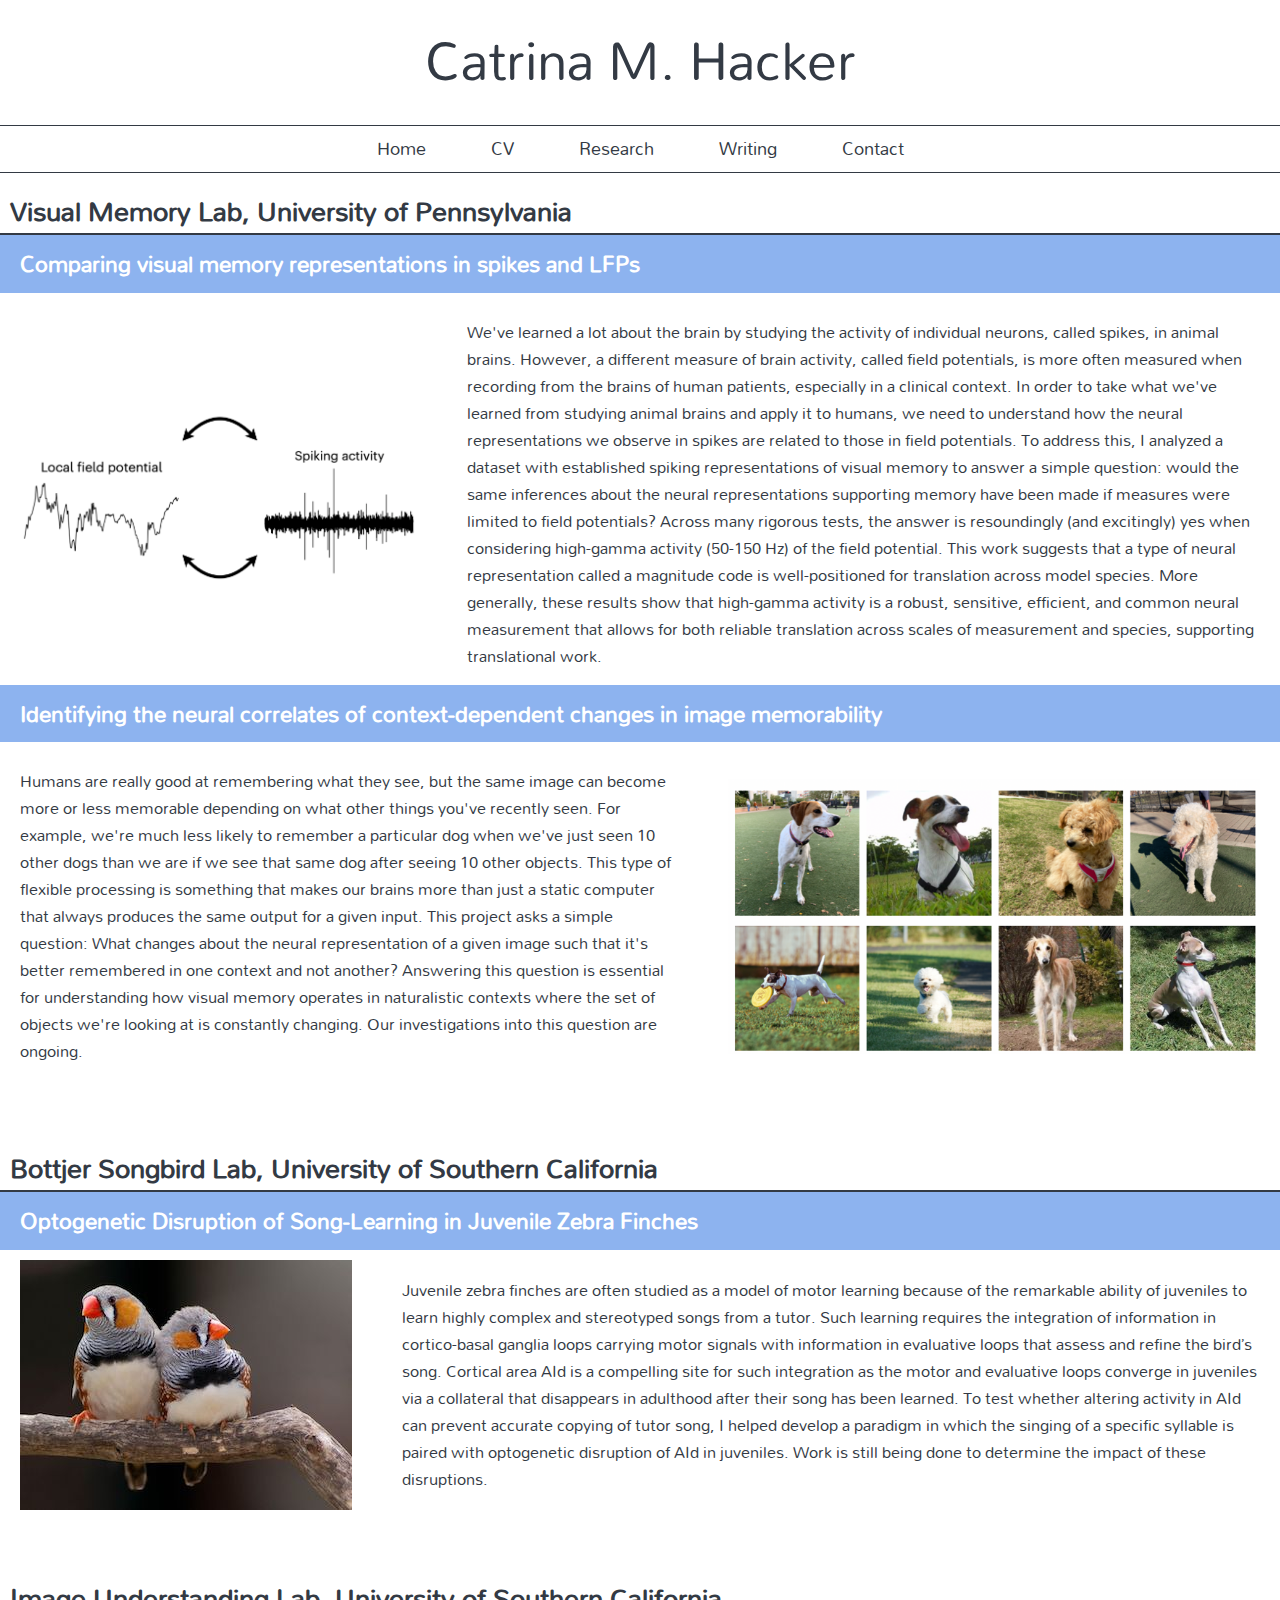
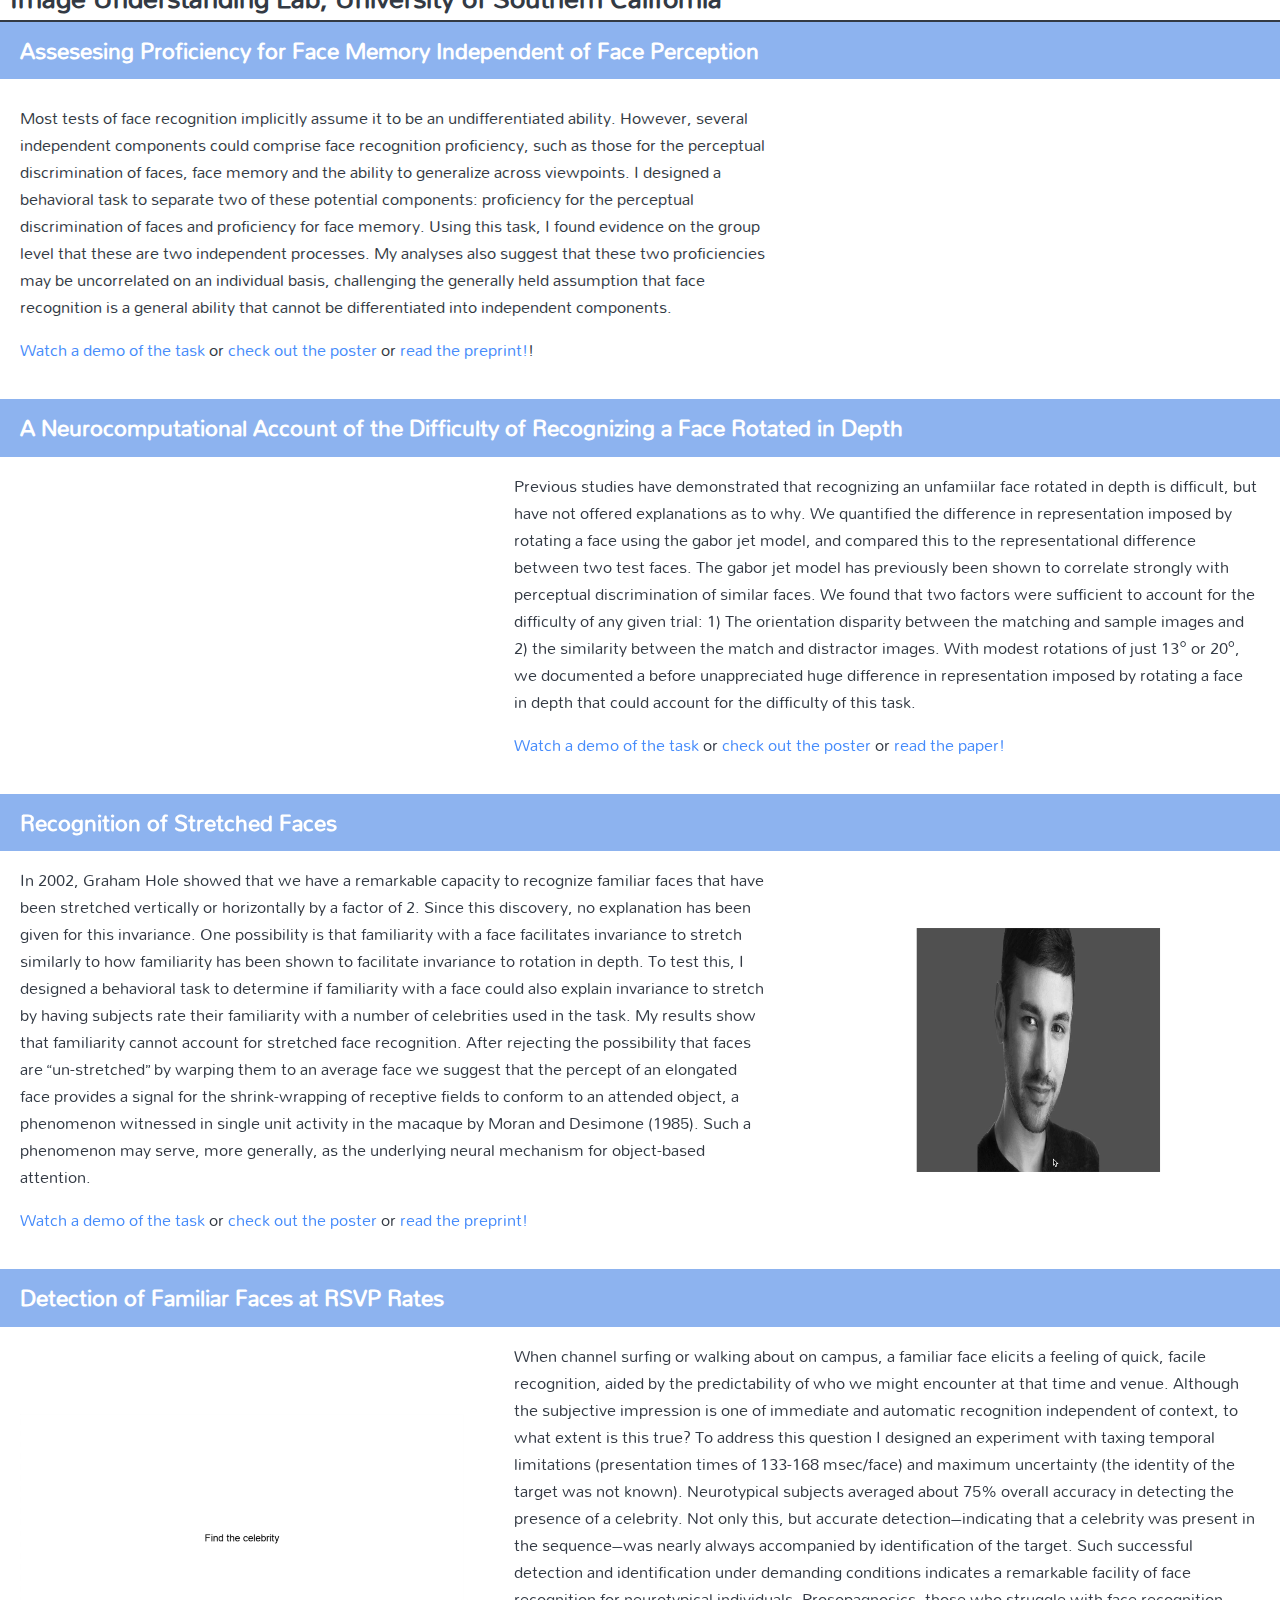
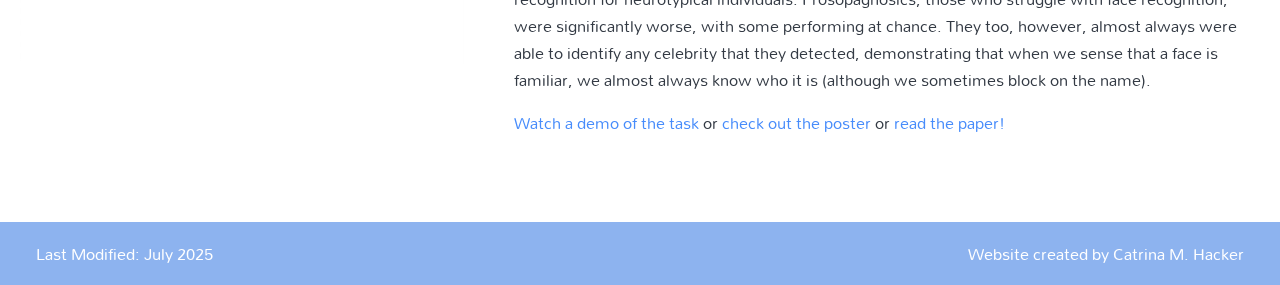
<file: research.html>
<!DOCTYPE HTML>
<html>
    <head>
        <title>Catrina Hacker</title>
        <link rel="stylesheet" href="./resources/css/research_style.css" type ="text/css"/>
        <link href='https://fonts.googleapis.com/css?family=Mallanna' rel='stylesheet'>
        <link rel="stylesheet" href="https://stackpath.bootstrapcdn.com/bootstrap/4.3.1/css/bootstrap.min.css" integrity="sha384-ggOyR0iXCbMQv3Xipma34MD+dH/1fQ784/j6cY/iJTQUOhcWr7x9JvoRxT2MZw1T" crossorigin="anonymous">
    </head>
    <body>
            <!-- HEADER/LINKS -->
            <header>
                <span id = "name">Catrina M. Hacker</span>
                <nav>
                    <span><a href="index.html">Home</a></span>
                    <span><a href="cv.html">CV</a></span>
                    <span><a href="research.html">Research</a></span>
                    <span><a href="writing.html">Writing</a></span>
                    <span><a href="contact.html">Contact</a></span>
                </nav>
            </header>

            <!-- Visual Memory Lab -->
            <div id  = "pageBody">
                <span id = "lab"><b>Visual Memory Lab, University of Pennsylvania</b></span>
                <div id= "oneLab">

                    <span id = "titleFirst"><b>Comparing visual memory representations in spikes and LFPs</b></span>
                    <div class = "project">

                         <div class = "picture">
                            <img src = "./resources/images/spikesLFPs.png" height="275px">
                        </div>

                        <div class = "description" id = "right">

                            <p>We've learned a lot about the brain by studying the activity of individual neurons, called spikes, in animal brains. However, a different measure of brain activity, called field potentials, is more often measured when recording from the brains of human patients, especially in a clinical context. In order to take what we've learned from studying animal brains and apply it to humans, we need to understand how the neural representations we observe in spikes are related to those in field potentials. To address this, I analyzed a dataset with established spiking representations of visual memory to answer a simple question: would the same inferences about the neural representations supporting memory have been made if measures were limited to field potentials? Across many rigorous tests, the answer is resoundingly (and excitingly) yes when considering high-gamma activity (50-150 Hz) of the field potential. This work suggests that a type of neural representation called a magnitude code is well-positioned for translation across model species. More generally, these results show that high-gamma activity is a robust, sensitive, efficient, and common neural measurement that allows for both reliable translation across scales of measurement and species, supporting translational work.</p>

                            <!-- <p>A central premise of basic neuroscience research is that insights about the healthy brain may eventually inform treatments for neurological and neuropsychiatric disorders. While much of the recent progress in systems neuroscience has relied on densely sampled, high spatial resolution measures of neural activity (like spikes), most neural recordings available in humans are field potentials. Consequently, bridging the divide between animal and human neuroscience requires understanding how neural representations compare in those different types of data. To fill this gap, I analyzed a dataset with established spiking representations of visual memory to answer a simple question: would the same inferences about the neural representations supporting memory have been made if measures were limited to field potentials? Using spike and local field potential (LFP) data simultaneously recorded in inferotemporal cortex (ITC), we examined the neural representations of four stimulus attributes known to influence visual memory: novelty, delay, memorability, and contrast. Using spike and local field potential (LFP) data simultaneously recorded in inferotemporal cortex (ITC), we show that the neural representations of four variables are aligned across spikes and high-gamma activity: novelty, delay, memorability, and contrast. In addition, we show that condition-specific, and in some cases image-specific, neural representations are matched across both measures. Going a step further, we found that memory task performance could be predicted as well from high-gamma activity as from spikes, using the same decoding scheme, but that at least 3-fold more data is required to reach the same decoding level with spikes as with LFPs. Overall, we demonstrate that high-gamma activity in the LFP is sensitive enough to capture neural representations of visual memory as well as spikes, but that the lower data requirements make high-gamma the more efficient option.</p>

                            <p>Our results suggest that magnitude codes (which are abundant across many domains in systems neuroscience, from memroy to mood) are well-positioned for translation across model species. More generally, our results show that high-gamma activity is a robust, sensitive, efficient, and common neural measurement that allows for both reliable translation across scales of measurement and species, supporting translational work.</p> -->
                        </div>

                    </div>

                    <span id = "titleFirst"><b>Identifying the neural correlates of context-dependent changes in image memorability</b></span>
                    <div class = "project">
                        <div class = "description">
                            <p>Humans are really good at remembering what they see, but the same image can become more or less memorable depending on what other things you've recently seen. For example, we're much less likely to remember a particular dog when we've just seen 10 other dogs than we are if we see that same dog after seeing 10 other objects. This type of flexible processing is something that makes our brains more than just a static computer that always produces the same output for a given input. This project asks a simple question: What changes about the neural representation of a given image such that it's better remembered in one context and not another? Answering this question is essential for understanding how visual memory operates in naturalistic contexts where the set of objects we're looking at is constantly changing. Our investigations into this question are ongoing.</p>
                        </div>

                        <div class = "picture" id = "right">
                            <img src = "./resources/images/dogs.png" height="275px">
                        </div>

                    </div>

                </div>

                <!-- BOTTJER SONGBIRD LAB -->
                <span id = "lab"><b>Bottjer Songbird Lab, University of Southern California</b></span>
                <div id = "oneLab">
                    <span id = "titleFirst"><b>Optogenetic Disruption of Song-Learning in Juvenile Zebra Finches</b></span>
                    <div class = "project">
                        <div class = "picture">
                            <img src = "./resources/images/zebraFinches.jpg"/>
                        </div>
                        <div class = "description" id = "right">
                            <p>Juvenile zebra finches are often studied as a model of motor learning because of the remarkable ability of juveniles to learn highly complex and stereotyped songs from a tutor. 
                                Such learning requires the integration of information in cortico-basal ganglia loops carrying motor signals with information in evaluative loops that assess and refine the bird&#8217s song. 
                                Cortical area AId is a compelling site for such integration as the motor and evaluative loops converge in juveniles via a collateral that disappears in adulthood after their song has been learned. 
                                To test whether altering activity in AId can prevent accurate copying of tutor song, I helped develop a paradigm in which the singing of a specific syllable is paired with optogenetic disruption of AId in juveniles. 
                                Work is still being done to determine the impact of these disruptions.</p>
                        </div>
                    </div>
                </div>

                <!-- IMAGE UNDERSTANDING LAB -->
                <span id = "lab"><b>Image Understanding Lab, University of Southern California</b></span>
                <div id = "oneLab">
                    <!-- <span id = "titleFirst"><b>Background Invariance in Face Recognition</b></span>
                    <div class = "project">
                        <div class = "picture">
                            <img src = "./resources/images/backgroundInvariance.png"/>
                        </div>
                        <div class = "description" id = "right">
                            <p>Face recognition benefits greatly from the large receptive fields (r.f.s) in late stages of the ventral visual stream such as the Fusiform Face Area (FFA). 
                                The employment of these r.f.s in face recognition allows for the magnification of the small metric differences that differentiate faces and build the wholistic impression that we experience in natural face recognition. 
                                Despite the use of such large r.f.s, our subjective impression is that face recognition is unaffected by changes to the background, however this has not been rigorously tested. 
                                I worked with Rose Meltzer in the IUL to develop a behavioral task that tests the extent to which face recognition is affected by the presence of a background that is known to activate face-selective areas versus one that is not.</p>
                            <p><a href = "https://www.testable.org/experiment/373/921775/start" target = "_blank">Try the test!</a></p>
                        </div>
                    </div> -->
               
                    
                    <span id = "titleFirst"><b>Assesesing Proficiency for Face Memory Independent of Face Perception</b></span>
                    <div class = "project">
                        <div class = "description">
                            <p>Most tests of face recognition implicitly assume it to be an undifferentiated ability. 
                                However, several independent components could comprise face recognition proficiency, such as those for the perceptual discrimination of faces, face memory and the ability to generalize across viewpoints. 
                                I designed a behavioral task to separate two of these potential components: proficiency for the perceptual discrimination of faces and proficiency for face memory. 
                                Using this task, I found evidence on the group level that these are two independent processes. 
                                My analyses also suggest that these two proficiencies may be uncorrelated on an individual basis, challenging the generally held assumption that face recognition is a general ability that cannot be differentiated into independent components. </p>
                            <p><a href = "./resources/videos/FMT_demo.mp4" target = "_blank">Watch a demo of the task</a> or <a href = "./resources/downloadable_files/Hacker_FMT_Poster_2019.pdf" target = "_blank">check out the poster</a> or <a href = "https://psyarxiv.com/9bwct/" target = "_blank">read the preprint!</a>!</p>
                        </div>
                        <div class = "picture" id = "right">
                                <video height = "250" autoplay loop>
                                        <source src = "./resources/videos/FMT_short_cropped.mp4" type="video/mp4">
                                            Your browser does not support this video :(
                                </video>
                        </div>
                    </div>

                    <span id = "title"><b>A Neurocomputational Account of the Difficulty of Recognizing a Face Rotated in Depth</b></span>
                    <div class = "project">
                        <div class = "picture">
                            <video height = "250" autoplay loop>
                                <source src="./resources/videos/OFPT_short_cropped.mp4" type = "video/mp4">
                                    Your browser does not support this video :(
                            </video>
                        </div>
                        <div class = "description" id = "right">
                            <p>
                                Previous studies have demonstrated that recognizing an unfamiilar face rotated in depth is difficult, but have not offered explanations as to why.
                                We quantified the difference in representation imposed by rotating a face using the gabor jet model, and compared this to the representational difference between two test faces. The gabor jet model has previously been shown to correlate strongly with perceptual discrimination of similar faces.
                                We found that two factors were sufficient to account for the difficulty of any given trial: 1) The orientation disparity between the matching and sample images and 2) the similarity between the match and distractor images.
                                With modest rotations of just 13&#176 or 20&#176, we documented a before unappreciated huge difference in representation imposed by rotating a face in depth that could account for the difficulty of this task.
                            </p>
                            <p><a href = "./resources/videos/OFPT_demo_cropped.mp4" target = "_blank">Watch a demo of the task</a> or <a href = "./resources/downloadable_files/Zhu_OFPT_Poster_2019.pdf" target = "_blank">check out the poster</a> or <a href="https://www.sciencedirect.com/science/article/pii/S0042698921002030" target = "_blank">read the paper!</a></p>
                        </div>
                    </div>

                    <span id = "title"><b>Recognition of Stretched Faces</b></span>
                    <div class = "project">
                        <div class = "description">
                            <p>In 2002, Graham Hole showed that we have a remarkable capacity to recognize familiar faces that have been stretched vertically or horizontally by a factor of 2. 
                                Since this discovery, no explanation has been given for this invariance. 
                                One possibility is that familiarity with a face facilitates invariance to stretch similarly to how familiarity has been shown to facilitate invariance to rotation in depth. 
                                To test this, I designed a behavioral task to determine if familiarity with a face could also explain invariance to stretch by having subjects rate their familiarity with a number of celebrities used in the task. 
                                My results show that familiarity cannot account for stretched face recognition. After rejecting the possibility that faces are &#8220un-stretched&#8221 by warping them to an average face we suggest that the percept of an elongated face provides a signal for the shrink-wrapping of receptive fields to conform to an attended object, a phenomenon witnessed in single unit activity in the macaque by Moran and Desimone (1985). 
                                Such a phenomenon may serve, more generally, as the underlying neural mechanism for object-based attention. </p>
                            <p><a href = "./resources/videos/SF_demo.mp4" target = "_blank">Watch a demo of the task</a> or <a href = "./resources/downloadable_files/StretchedFaces_VSS_18.pdf" target = "_blank">check out the poster</a> or <a href = "https://psyarxiv.com/e5hgx/" target = "_blank">read the preprint!</a></p>
                        </div>
                        <div class = "picture" id = "right">
                            <video height = "250" autoplay loop>
                                <source src = "./resources/videos/SF_short_cropped.mp4" type = "video/mp4">
                                    Your broswer does not support this video :(
                            </video>
                        </div>
                    </div>

                    <span id = "title"><b>Detection of Familiar Faces at RSVP Rates</b></span>
                    <div class = "project">
                        <div class = "picture">
                                    <video height = "250" autoplay loop>
                                        <source src = "./resources/videos/RSVP_demo_cropped.mp4" type="video/mp4">
                                            Your browser does not support this video :(
                                    </video>
                                </div>
                        <div class = "description" id = "right">
                            <p>When channel surfing or walking about on campus, a familiar face elicits a feeling of quick, facile recognition, aided by the predictability of who we might encounter at that time and venue. 
                                Although the subjective impression is one of immediate and automatic recognition independent of context, to what extent is this true? 
                                To address this question I designed an experiment with taxing temporal limitations (presentation times of 133-168 msec/face) and maximum uncertainty (the identity of the target was not known). 
                                Neurotypical subjects averaged about 75% overall accuracy in detecting the presence of a celebrity. 
                                Not only this, but accurate detection&#8211indicating that a celebrity was present in the sequence&#8211was nearly always accompanied by identification of the target. 
                                Such successful detection and identification under demanding conditions indicates a remarkable facility of face recognition for neurotypical individuals. 
                                Prosopagnosics, those who struggle with face recognition, were significantly worse, with some performing at chance. 
                                They too, however, almost always were able to identify any celebrity that they detected, demonstrating that when we sense that a face is familiar, we almost always know who it is (although we sometimes block on the name).</p>
                            <p><a href = "./resources/videos/RSVPdemo_faster.mp4" target = "_blank">Watch a demo of the task</a> or <a href = "./resources/downloadable_files/RSVPDoppelganger_VSS_17.pdf" target = "_blank">check out the poster</a> or <a href = "./resources/downloadable_files/Hacker et al. - 2019 - A face in a (temporal) crowd.pdf" target = "_blank">read the paper!</a></p>
                        </div>
                    </div>
                </div>
            </div>

            <!-- FOOTER -->
            <div class = "footer">
                    <span id = "lastModified">Last Modified: July 2025</span>
                    <span id = "credit">Website created by Catrina M. Hacker</span>
            </div>
    </body>
</html>
</file>
<file: resources/css/contact_style.css>
/* Universal Styles */
body {
    margin: 0;
    font-family: "Mallanna";
    font-size: 20px;
    color: black;
}

/* Header */
header {
    display: flex;
    color: rgb(51, 58, 68);
    font-family: "Mallanna";
    font-size: 60px;
    text-align: center;
}

header #name {
    margin-bottom: 40px;
}

/* Navigation Menu */
nav {
    border-style: solid none solid none;
    border-color: rgb(51, 58, 68);
    border-width: 1px;
    padding: 8px;
    text-align: center;
    font-family: "Mallanna";
    font-size: 20px;
}

nav a {
    padding: 1.5em;
    color: rgb(51, 58, 68);
}

/* Contact Info */
 #boxes { 
    display: flex;
    flex-direction: row;
    justify-content: space-around;
    margin-right: 5vw;
    margin-left: 5vw;
}

.contactInfo { 
    /* background-color: rgb(141, 179, 239); */
    border-style: solid;
    border-color: rgb(51, 58, 68);
    /* width: 25%; */
    /* height: 275px; */
    height: 15vw;
    width: 20vw;
    display: flex;
    flex-direction: column;
    border-radius: 8%;
    padding-top: 0px;
    margin-top: 3vw;
    margin-bottom: 3vw;
    margin-right: 1vw;;
    margin-left: 1vw;
    align-items: center;
    justify-content: center;
}

.contactInfo img {
    width: 5vw;
    height: 5vw;
    /* margin-bottom: 30px;
    margin-top: 10px; */
}

.text {
    color: white;
    font-size: 1.2vw;
} */

.contactInfo {
    font-family: "Mallanna";
    font-size: 25px;
    display: flex;
    flex-direction: column;
    justify-content: space-around;
    align-items: center;
    padding-top: 30px;
    padding-bottom: 30px;
}

.contactInfo a {
    padding: 1.5em;
    /* color: rgb(51, 58, 68); */
    color: rgb(141, 179, 239);
}

/* Attributions */
.attribution #icons{
    display: flex;
    font-family: "Mallanna";
    font-size: 1.2vw;
    justify-content: right;
    padding: 5px 15px;
    white-space: pre;
    margin-bottom: 0.75vw;
    margin-top: 1vw;
}

.attribution a {
    color: rgb(141, 179, 239);
}

/* Footer */
.footer {
    color: white;
    background-color: rgb(141, 179, 239);
    font-family: "Mallanna";
    font-size: 18px;
    height: 3.5em;
    display: flex;
    justify-content: space-between;
    padding-top: 1em;
    padding-bottom: 1em;
    padding-left: 2em;
    padding-right: 2em;
}

.footer #lastModified {
    left: 30px;
}

.footer #credit {
    right: 30px;
}
</file>
<file: resources/css/cv_style.css>
/* Universal Styles */
body {
    margin: 0;
    font-family: "Mallanna";
    font-size: 20px;
    color: black;
}

/* Header */
header {
    display: flex;
    color: rgb(51, 58, 68);
    font-family: "Mallanna";
    font-size: 60px;
    text-align: center;
}

header #name {
    margin-bottom: 40px;
}

/* Navigation Menu */
nav {
    border-style: solid none solid none;
    border-color: rgb(51, 58, 68);
    border-width: 1px;
    padding: 8px;
    text-align: center;
    font-family: "Mallanna";
    font-size: 20px;
}

nav a {
    padding: 1.5em;
    color: rgb(51, 58, 68);
}

/* Page head */
/* #head {
    background-color: rgb(141, 179, 239);
    color: white; 
    font-family: "Mallanna";
    font-size: 35px;
    display: flex;
    width: 100%;
    align-content: center;
    Justify-content: center;
    padding-top: 0.8em;
    padding-bottom: 0.8em;
    text-align: center;
} */

#head {
    color: rgb(51, 58, 68);
    font-family: "Mallanna";
    font-size: 35px;
    display: flex;
    align-content: center;
    justify-content: center;
    padding-top: 0.8em;
    text-align: center;
}

#head a {
    font-size: 25px;
    color: rgb(141, 179, 239);
}


/* CV */
#cv {
    display: flex;
    flex-direction: column;
    margin-left: 12.5%;
    width: 75%;
}

#title { 
    font-size: 25px;
    font-family: "Mallanna";
    color: rgb(51, 58, 68);
    border-style: none none solid none;
    border-color: rgb(51, 58, 68);
    border-width: 2px;
    padding-top: 0.7em;
    padding-left: 0.5em;
    margin-bottom: 10px;
}

#tab {
   margin-left: 40px; 
}

#details { 
    padding-left: 1.5em;
}

#details a {
    color: rgb(141, 179, 239);
}

.entry {
    display: flex;
    flex-direction: row;
    justify-content: space-between;
    margin-left: 1.5em;
    margin-right: 40px;
    margin-bottom: 20px;
}

.entry p {
    padding: 0;
    margin: 0;
}

.text {
    width: 80%;
}

/* Footer */
.footer {
    color: white;
    background-color: rgb(141, 179, 239);
    font-family: "Mallanna";
    font-size: 18px;
    height: 3.5em;
    display: flex;
    justify-content: space-between;
    padding-top: 1em;
    padding-bottom: 1em;
    padding-left: 2em;
    padding-right: 2em;
}

.footer #lastModified {
    left: 30px;
}

.footer #credit {
    right: 30px;
}
</file>
<file: resources/css/post_style.css>
/* Universal Styles */
body {
    margin: 0;
    font-family: "Mallanna";
    font-size: 20px;
    color: black;
}

/* Header */
header {
    display: flex;
    color: rgb(51, 58, 68);
    font-family: "Mallanna";
    font-size: 60px;
    text-align: center;
    margin-top: 15px;
}

header #name {
    margin-bottom: 40px;
}

/* Navigation Menu */
nav {
    border-style: solid none solid none;
    border-color: rgb(51, 58, 68);
    border-width: 1px;
    padding: 8px;
    margin-top: 20px;
    text-align: center;
    font-family: "Mallanna";
    font-size: 20px;
}

nav a {
    padding: 1.5em;
    color: rgb(51, 58, 68);
}

/* Post specs */

#title {
    color: rgb(51, 58, 68);
    font-family: "Mallanna";
    font-size: 35px;
    display: flex;
    align-content: center;
    justify-content: center;
    padding-top: 0.8em;
    text-align: center;
}

#blurb {
    font-size: 22px;
    color: rgb(51, 58, 68);
    font-family: "Mallanna";
    display: flex;
    align-content: center;
    justify-content: center;
    padding-top: 0.8em;
    text-align: center;
}

#blurb a {
    color: rgb(71, 140, 251);
}


#post {
    display: flex;
    flex-direction: column;
    margin-left: 12.5%;
    width: 75%;
    margin-bottom: 40px;
    margin-top: 40px;
}

#body {
    font-size: 20px;
    color: rgb(51, 58, 68);
    font-family: "Mallanna";
}

#sectionTitle {
    font-size: 24px;
    color: rgb(51, 58, 68);
    font-family: "Mallanna";
    font-weight: bold;
    margin-top: 45px;
    margin-bottom: 10px;
}

#date {
    font-size: 20px;
    color: rgb(51, 58, 68);
    font-family: "Mallanna";
    text-align: left;
    margin-top: 40px;
    margin-bottom: 40px;
}

#figure {
    display: flex;
    flex-direction: column;
    width: 75%;
    margin-left: 12.5%;
    justify-content: center;
    align-items: center;
    margin-top: 40px;
}

#caption {
    font-size: 16px;
    color: rgb(51, 58, 68);
    font-family: "Mallanna";
    text-align: left;
    margin-top: 20px;
    margin-bottom: 40px;
}

#refs {  /*  HANGING INDENTS -- should add to 1.5em padding left */
    padding-left: 4em;
    text-indent: -2.5em;
    font-size: 20px;
    color: rgb(51, 58, 68);
    font-family: "Mallanna";
}






/* #title { 
    font-size: 25px;
    font-family: "Mallanna";
    color: rgb(51, 58, 68);
    border-style: none none solid none;
    border-color: rgb(51, 58, 68);
    border-width: 2px;
    padding-top: 0.7em;
    padding-left: 0.5em;
    margin-bottom: 10px;
} */

#tab {
   margin-left: 40px; 
}

#details {  /*  HANGING INDENTS -- should add to 1.5em padding left */
    padding-left: 4em;
    text-indent: -2.5em;
}

#details a {
    color: rgb(71, 140, 251);
}

.entry {
    display: flex;
    flex-direction: row;
    justify-content: space-between;
    margin-left: 1.5em;
    margin-right: 40px;
    margin-bottom: 20px;
}

.entry p {
    padding: 0;
    margin: 0;
}

.text {
    width: 80%;
}

/* Footer */
.footer {
    color: white;
    background-color: rgb(141, 179, 239);
    font-family: "Mallanna";
    font-size: 18px;
    height: 3.5em;
    display: flex;
    justify-content: space-between;
    padding-top: 1em;
    padding-bottom: 1em;
    padding-left: 2em;
    padding-right: 2em;
}

.footer #lastModified {
    left: 30px;
}

.footer #credit {
    right: 30px;
}
</file>
<file: resources/css/pastProjects_style.css>
/* Universal Styles */

body {
    margin: 0;
    font-family: "Mallanna";
    font-size: 20px;
    color: black;
}

/* Header */
header {
    display: flex;
    color: rgb(51, 58, 68);
    font-family: "Mallanna";
    font-size: 60px;
    text-align: center;
}

header #name {
    margin-bottom: 40px;
}

/* Navigation Menu */
nav {
    border-style: solid none solid none;
    border-color: rgb(51, 58, 68);
    border-width: 1px;
    padding: 8px;
    text-align: center;
    font-family: "Mallanna";
    font-size: 20px;
}

nav a {
    padding: 1.5em;
    color: rgb(51, 58, 68);
}

/* Project Descriptions */
#lab {
    color: rgb(51, 58, 68);
    font-family: "Mallanna";
    font-size: 30px;
    border-style: none none solid none;
    border-color: rgb(51, 58, 68);
    border-width: 2px;
    margin-top: 15px;
    padding-left: 10px;
}

#pageBody {
    display: flex;
    flex-direction: column;
}

.project {
    display: flex;
    margin-left: 20px;
    margin-right: 20px;
}

#oneLab {
    display: flex;
    flex-direction: column;
}

#right { 
    margin-left: 50px;
}

#title {
    color: white;
    font-family: "Mallanna";
    font-size: 25px;
    margin-top: 20px;
    background-color: rgb(141, 179, 239);
    padding-top: 10px;
    padding-bottom: 10px;
}

#titleFirst {
    color: white;
    font-family: "Mallanna";
    font-size: 25px;
    margin-bottom: 10px;
    background-color: rgb(141, 179, 239);
    padding-top: 10px;
    padding-bottom: 10px;
}

#title b {
    margin-left: 20px;
}

#titleFirst b {
    margin-left: 20px;
}

.description { 
    display: flex;
    flex-direction: column;
    justify-content: center;
    color: rgb(51, 58, 68);
    font-family: "Mallanna";
    font-size: 18px;
    margin-top: 15px;
    /* border: solid; */
}

.picture {
    display: flex;
    flex-direction: column;
    justify-content: center;
}

.description a {
    color: rgb(141, 179, 239);
}

/* Footer */
.footer {
    color: white;
    background-color: rgb(141, 179, 239);
    font-family: "Mallanna";
    font-size: 18px;
    height: 3.5em;
    display: flex;
    justify-content: space-between;
    padding-top: 1em;
    padding-bottom: 1em;
    padding-left: 2em;
    padding-right: 2em;
    margin-top: 20px;
}

.footer #lastModified {
    left: 30px;
}

.footer #credit {
    right: 30px;
}
</file>
<file: resources/css/research_style.css>
/* Universal Styles */

body {
    margin: 0;
    font-family: "Mallanna";
    font-size: 20px;
    color: black;
}

/* Header */
header {
    display: flex;
    color: rgb(51, 58, 68);
    font-family: "Mallanna";
    font-size: 60px;
    text-align: center;
    margin-top: 15px;
}

header #name {
    margin-bottom: 40px;
}

/* Navigation Menu */
nav {
    border-style: solid none solid none;
    border-color: rgb(51, 58, 68);
    border-width: 1px;
    padding: 8px;
    margin-top: 20px;
    text-align: center;
    font-family: "Mallanna";
    font-size: 20px;
}

nav a {
    padding: 1.5em;
    color: rgb(51, 58, 68);
}

/* Project Descriptions */
#lab {
    color: rgb(51, 58, 68);
    font-family: "Mallanna";
    font-size: 30px;
    border-style: none none solid none;
    border-color: rgb(51, 58, 68);
    border-width: 2px;
    margin-top: 15px;
    padding-left: 10px;
}

#pageBody {
    display: flex;
    flex-direction: column;
}

.project {
    display: flex;
    margin-left: 20px;
    margin-right: 20px;
}

#oneLab {
    display: flex;
    flex-direction: column;
    margin-bottom: 50px;
}

#right { 
    margin-left: 50px;
}

#title {
    color: white;
    font-family: "Mallanna";
    font-size: 25px;
    margin-top: 20px;
    background-color: rgb(141, 179, 239);
    padding-top: 10px;
    padding-bottom: 10px;
}

#titleFirst {
    color: white;
    font-family: "Mallanna";
    font-size: 25px;
    margin-bottom: 10px;
    background-color: rgb(141, 179, 239);
    padding-top: 10px;
    padding-bottom: 10px;
}

#title b {
    margin-left: 20px;
}

#titleFirst b {
    margin-left: 20px;
}

.description { 
    display: flex;
    flex-direction: column;
    justify-content: center;
    color: rgb(51, 58, 68);
    font-family: "Mallanna";
    font-size: 18px;
    margin-top: 15px;
    /* border: solid; */
}

.picture {
    display: flex;
    flex-direction: column;
    justify-content: center;
}

.description a {
    color: rgb(71, 140, 251);
}

/* Footer */
.footer {
    color: white;
    background-color: rgb(141, 179, 239);
    font-family: "Mallanna";
    font-size: 18px;
    height: 3.5em;
    display: flex;
    justify-content: space-between;
    padding-top: 1em;
    padding-bottom: 1em;
    padding-left: 2em;
    padding-right: 2em;
    margin-top: 20px;
}

.footer #lastModified {
    left: 30px;
}

.footer #credit {
    right: 30px;
}
</file>
